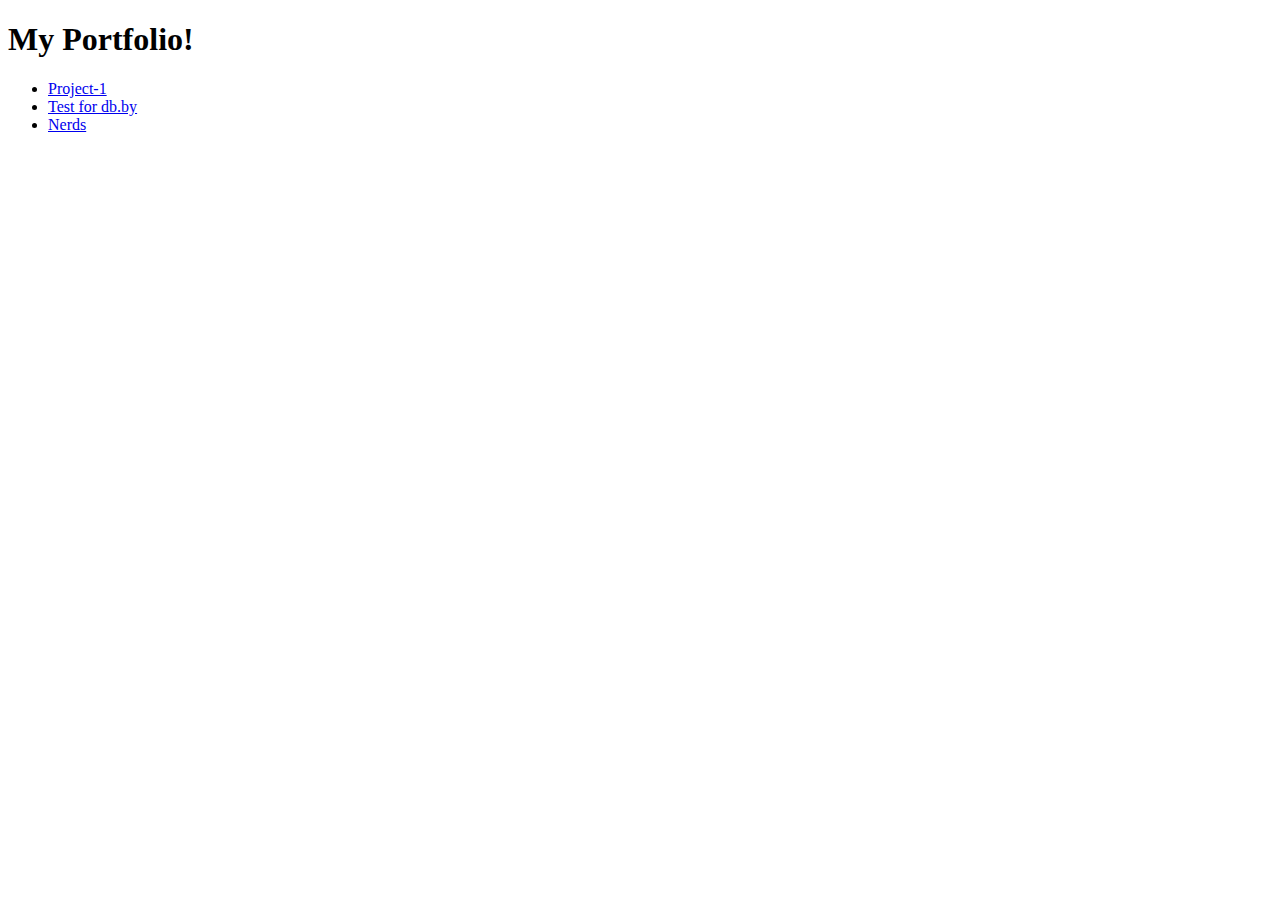
<file: index.html>
<!DOCTYPE html>
<html lang="en">
<head>
	<meta charset="UTF-8">
	<title>igorChechura portfolio</title>
	<!-- Yandex.Metrika counter -->
	<script type="text/javascript" >
		(function (d, w, c) {
			(w[c] = w[c] || []).push(function() {
				try {
					w.yaCounter51266365 = new Ya.Metrika2({
						id:51266365,
						clickmap:true,
						trackLinks:true,
						accurateTrackBounce:true,
						webvisor:true
					});
				} catch(e) { }
			});

			var n = d.getElementsByTagName("script")[0],
				s = d.createElement("script"),
				f = function () { n.parentNode.insertBefore(s, n); };
			s.type = "text/javascript";
			s.async = true;
			s.src = "https://mc.yandex.ru/metrika/tag.js";

			if (w.opera == "[object Opera]") {
				d.addEventListener("DOMContentLoaded", f, false);
			} else { f(); }
		})(document, window, "yandex_metrika_callbacks2");
	</script>
	<noscript><div><img src="https://mc.yandex.ru/watch/51266365" style="position:absolute; left:-9999px;" alt="" /></div></noscript>
	<!-- /Yandex.Metrika counter -->
</head>
<body>
	<h1>My Portfolio!</h1>
	<ul>
		<li><a href="https://igorchechura.github.io/project-1">Project-1</a></li>
		<li><a href="https://igorchechura.github.io/test-db">Test for db.by</a></li>
		<li><a href="https://igorchechura.github.io/nerds">Nerds</a></li>
	</ul>
</body>
</html>
</file>
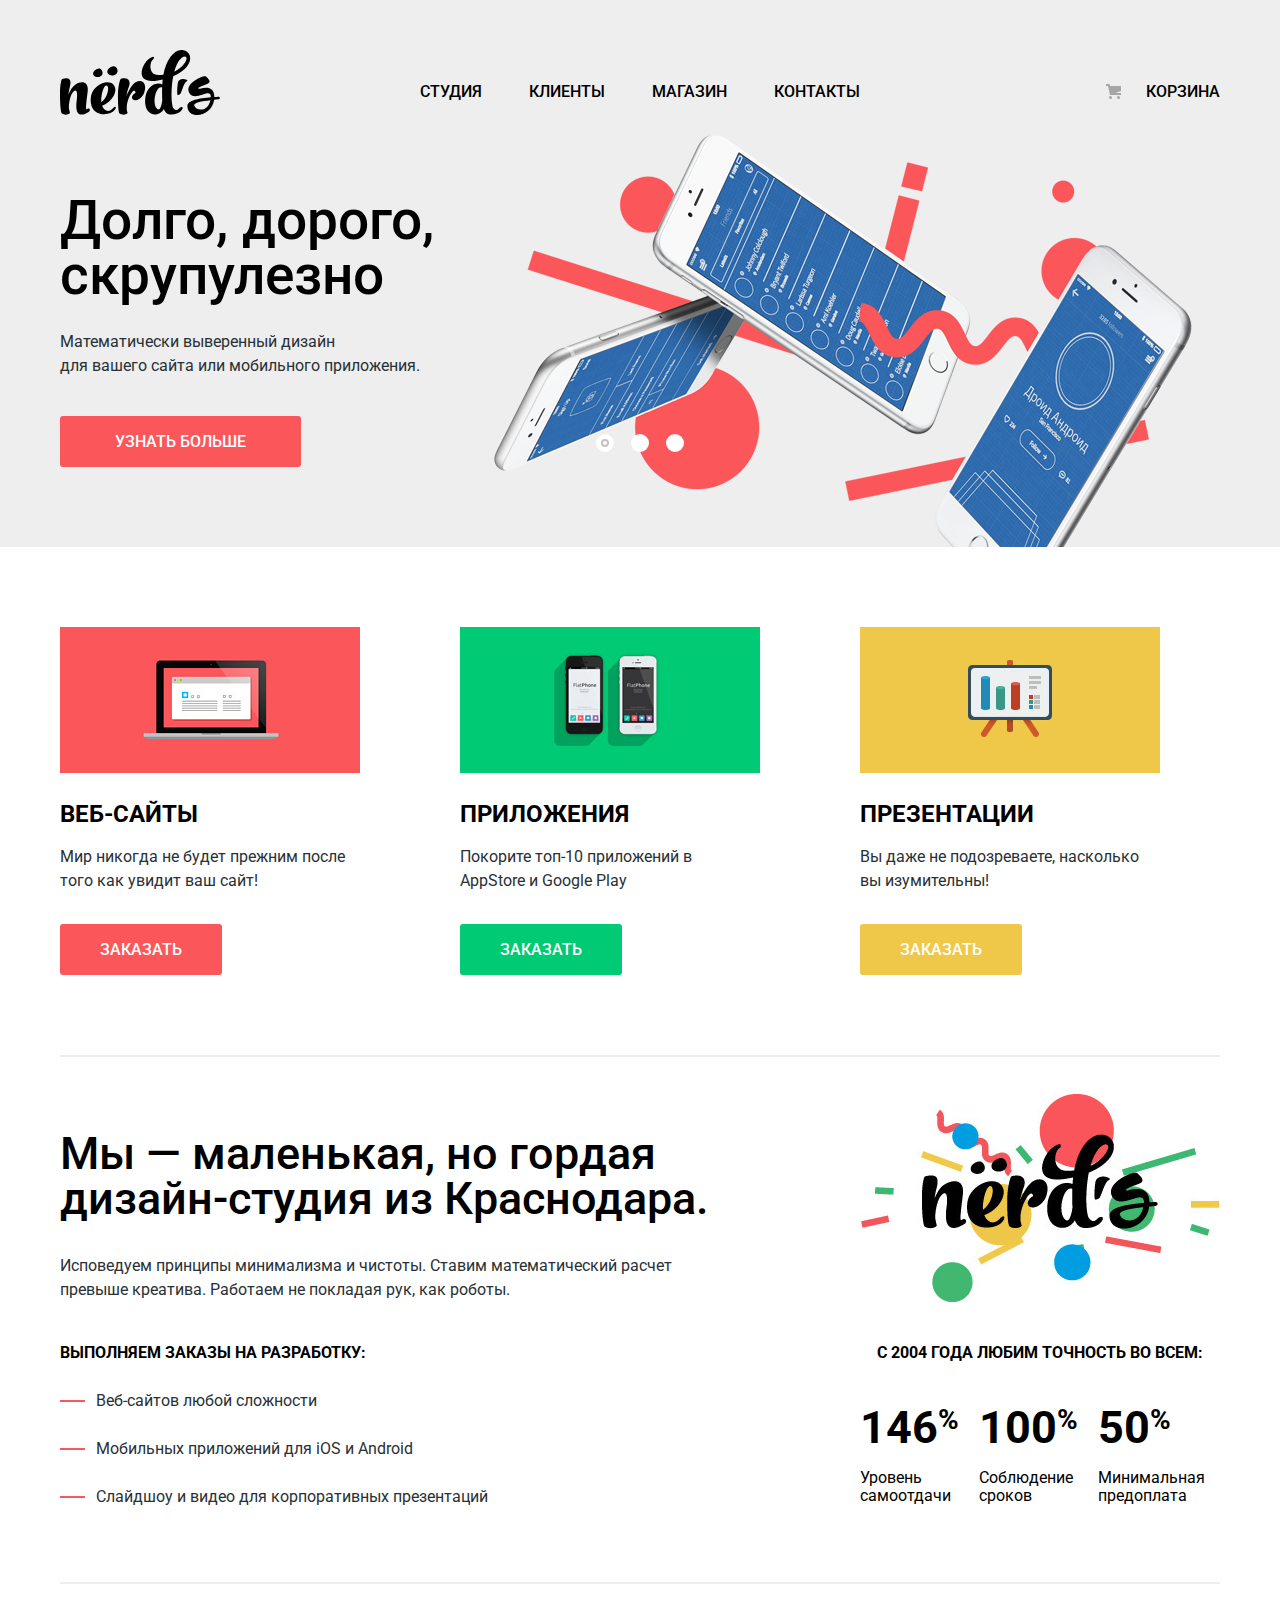
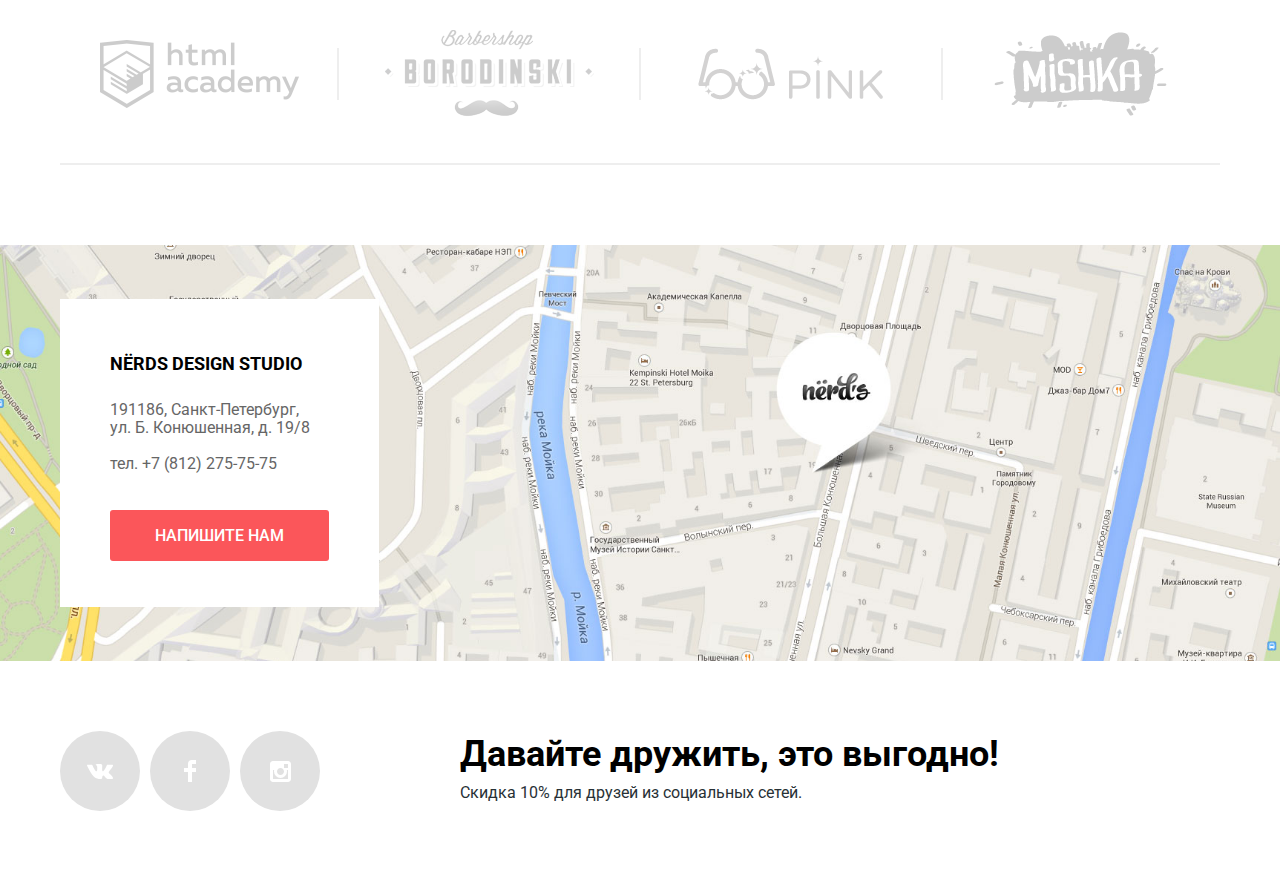
<file: nerds/index.html>
<!DOCTYPE html>
<html lang="ru">
<head>
	<meta charset="UTF-8">
	<title>Дизайн-студия «Нёрдс»</title>
	<link href="https://fonts.googleapis.com/css?family=Roboto:400,500,700&amp;subset=cyrillic" rel="stylesheet">
	<link href="css/normalize.css" rel="stylesheet">
    <link href="css/style.css" rel="stylesheet">
</head>
<body>
	<header class="main-header">
		<nav class="main-navigation">
			<div class="container">				
				<a class="main-header-logo" href="index.html">
					<svg xmlns="http://www.w3.org/2000/svg" width="160" height="65" viewBox="0 0 160 65"><path d="M157.936 49.374c-1.235.161-2.523.271-3.757.377v.056c-2.415 17.364-26.188 20.231-26.779 6.599-.269-6.167 11.593-7.95 23.398-9.088.429-11.09-15.901 5.667-21.608-4.601-5.019-9.025 14.632-17.938 16.728-16.102 6.438 5.636 3.404 6.618-1.379 8.335-9.49 3.41-5.791 4.107-4.511 3.726 7.569-2.253 14.366-1.04 14.312 8.317 1.288-.107 2.522-.163 3.757-.271 2.306-.215 2.467 2.435-.161 2.652zm-7.514.756c-9.124 1.028-17.013 2.436-16.153 5.355 1.716 5.573 13.577 6.818 16.153-5.355zM117.678 44.918c-.682-.037-.703-6.038.112-11.688 1.005-6.951 11.935-3.357 9.093-1.906-2.975 1.52-4.429 8.718-6.266 12.087-.635 1.161-2.605 1.526-2.939 1.507zM42.105 21.002c2.376 4.866-4.937 8.171-8.292 4.521-1.398-1.555-.755-4.56 2.636-6.193 1.697-.836 4.073-1.596 5.656 1.672zM57.062 18.861c2.585 5.297-5.38 8.896-9.031 4.922-1.522-1.695-.823-4.963 2.873-6.742 1.846-.911 4.432-1.736 6.158 1.82zM28.883 61.666c-7.919 5.338-14.219 4.159-12.212-10.848 1.45-10.904-.948-11.521-3.122-9.442-2.845 2.697-4.628 9.723-4.684 16.412a50.98 50.98 0 0 0 1.004 4.776c.334 1.63-4.907 3.315-7.974 1.011C.837 62.79 0 54.865 0 44.131c0-8.824 1.171-14.895 2.23-15.175 8.029-2.191 9.312 1.348 7.583 7.981a47.637 47.637 0 0 0-1.395 7.924c1.673-4.664 4.071-8.485 6.803-10.173 7.416-4.664 13.605-2.473 12.434 6.801-2.007 16.58-2.174 18.827-.39 17.535 2.231-1.574 3.68 1.238 1.618 2.642zM54.982 59.59c-2.175 3.484-7.806 5.171-13.216 4.552-7.75-.843-12.545-7.756-10.705-18.097 2.008-11.185 18.065-18.322 23.196-10.341 3.735 5.789-2.175 16.017-11.597 19.783l-.502.168c1.951 5.171 6.579 7.476 11.039 2.36 2.119-2.36 3.624-1.348 1.785 1.575zm-13.605-7.418c5.855-4.159 7.806-13.32 6.189-15.905-1.728-2.697-5.074 1.517-6.245 11.746-.111 1.461-.111 2.865.056 4.159zM83.091 44.992c-1.597 2.507-3.903 4.384-5.966 5.059-2.398.73-5.185.056-5.185-2.698 0-1.011.892-3.372 3.624-4.721-.168-1.911-1.394-2.417-2.286-1.686-3.345 2.586-7.417 12.25-6.356 19.221.055.168.055.337.055.506.168.617.335 1.237.558 1.854.557 1.574-4.907 3.316-7.973.956-1.059-.788-1.617-6.97-1.617-17.704 0-8.824 1.951-16.636 3.011-16.917 6.412-1.743 10.147 1.292 8.14 7.249-1.171 3.373-2.23 6.801-2.843 10.399 2.453-6.688 6.523-12.872 9.812-14.501 5.856-2.923 10.092.956 8.867 7.813-.056.11-.112.393-.112.449-.056.562-.566 2.302-.39 1.741-.516 1.645-.892 2.277-1.339 2.98z"/><path d="M113.207 26.161a86.988 86.988 0 0 0-1.115 7.531c-1.059 10.06-.612 18.996.613 22.986.726 2.137 3.457 4.946 6.078 2.023 2.843-3.203 5.967-1.349 2.174 2.416-2.34 2.305-6.689 3.878-11.039 3.428-3.123-.393-5.018-2.415-6.134-5.505-.444.898-.947 1.685-1.56 2.302-2.119 2.193-4.685 3.43-7.974 3.092-6.637-.73-10.538-7.923-8.699-18.153 1.952-10.791 11.319-14.725 16.728-11.857.112-1.349.223-2.699.335-4.104.055-.281.055-.562.11-.843a96.962 96.962 0 0 1-4.962.956C73.787 34.423 82.04 14.864 87.894 9.75c6.636-5.733 7.36-1.855 5.297-.562-3.68 2.36-5.297 15.905 5.241 15.905 1.729 0 3.346-.112 4.962-.281C106.685 6.49 116.665-2.391 124.75.532c8.976 3.26 8.029 17.535-11.543 25.629zm-10.928 24.393c-.224-3.542-.224-7.532-.167-11.636 0-.506.056-1.011.056-1.461-3.346-1.518-6.635 3.653-7.473 10.792-.946 8.373 2.788 12.813 4.908 10.791 1.617-1.631 2.453-6.803 2.676-8.486zm24.086-43.165c-1.784-2.642-8.307.562-12.098 14.332 9.535-4.554 13.326-12.422 12.098-14.332z"/></svg>
				</a>
				<ul class="site-navigation">
					<li><a href="#">Студия</a></li>
					<li><a href="#">Клиенты</a></li>
					<li><a href="catalog.html">Магазин</a></li>
					<li><a href="#">Контакты</a></li>
				</ul>
				<ul class="cart-navigation">
					<li><a class="cart-link" href="">Корзина</a></li>
				</ul>
			</div>
		</nav>
	</header>

	<main>
		<h1 class="visually-hidden">Дизайн-студия «Нёрдс»</h1>

		<section class="features">
			<div class="features-slider container">
				<h2 class="visually-hidden">Преимущества</h2>
				<ul class="features-list">
					<li class="features-item features-item-1">
						<h3>
							Долго, дорого,
							<br>скрупулезно
						</h3>
						<p>
							Математически выверенный дизайн
							<br>для вашего сайта или мобильного приложения.
						</p>
						<a class="button" href="#">Узнать больше</a>
					</li>
					<li class="features-item features-item-2 visually-hidden">
						<h3>
							Любим математику
							<br>как никто другой
						</h3>
						<p>
							Никакого креатива, только математические формулы
							<br>для расчета идеальных пропорций.
						</p>
						<a class="button" href="#">Узнать больше</a>
					</li>
					<li class="features-item features-item-3 visually-hidden">
						<h3>
							Только ночь,
							<br>только хардкор
						</h3>
						<p>
							Работать днём, как все? Мы протим этого.
							<br>Ближе к полуночи работа только начинается.
						</p>
						<a class="button" href="#">Узнать больше</a>
					</li>
				</ul>
				<div class="features-slider-nav">
					<button class="features-slider-button active" type="button"></button>
					<button class="features-slider-button" type="button"></button>
					<button class="features-slider-button" type="button"></button>
				</div>
			</div>
		</section>

		<section class="services container">
			<div class="services-inner-container">
				<h2 class="visually-hidden">Услуги</h2>
				<ul class="services-list">
					<li class="services-item">
						<div class="services-item-image">
							<img src="img/service-1.jpg" width="300" height="146" alt="Веб-сайты">
						</div>
						<h3>Веб-сайты</h3>
						<p>Мир никогда не будет прежним после того как увидит ваш сайт!</p>
						<a class="button" href="#">Заказать</a>
					</li>
					<li class="services-item">
						<div class="services-item-image">
							<img src="img/service-2.jpg" width="300" height="146" alt="Приложения">
						</div>
						<h3>Приложения</h3>
						<p>Покорите топ-10 приложений в AppStore и Google Play</p>
						<a class="button" href="#">Заказать</a>
					</li>
					<li class="services-item">
						<div class="services-item-image">
							<img src="img/service-3.jpg" width="300" height="146" alt="Презентации">
						</div>
						<h3>Презентации</h3>
						<p>Вы даже не подозреваете, насколько вы изумительны!</p>
						<a class="button" href="#">Заказать</a>
					</li>
				</ul>
			</div>
		</section>

		<section class="about container">
			<h2 class="visually-hidden">Краткое описание дизайн-студии «Нёрдс»</h2>
			<div class="about-inner-container">	
				<div class="about-heading">
					<p class="about-slogan"><strong>Мы — маленькая, но гордая дизайн-студия из Краснодара.</strong></p>
					<p>Исповедуем принципы минимализма и чистоты. Ставим математический расчет превыше креатива. Работаем не покладая рук, как роботы.</p>
				</div>				
				<div class="about-columns">
					<div class="about-services">
						<h3>Выполняем заказы на разработку:</h3>
						<ul class="about-services-list">
							<li>Веб-сайтов любой сложности</li>
							<li>Мобильных приложений для iOS и Android</li>
							<li>Слайдшоу и видео для корпоративных презентаций</li>
						</ul>
					</div>
					<div class="about-accuracy">
						<h3>С 2004 года любим точность во всем:</h3>
						<ul class="about-accuracy-list">
							<li>
								<span class="about-accuracy-percent">146<sup>%</sup></span>
								Уровень самоотдачи
							</li>
							<li>
								<span class="about-accuracy-percent">100<sup>%</sup></span>
								Соблюдение сроков
							</li>
							<li>
								<span class="about-accuracy-percent">50<sup>%</sup></span>
								Минимальная предоплата
							</li>
						</ul>
					</div>	
				</div>					
			</div>	
		</section>

		<section class="partners container">
			<h2 class="visually-hidden">Наши партнёры</h2>
			<ul class="partners-list">
				<li class="partners-item">
					<a href="#"><span class="visually-hidden">HTML Academy</span></a>
				</li>
				<li class="partners-item">
					<a href="#"><span class="visually-hidden">Barbershop &#34;Borodinsky&#34;</span></a>
				</li>
				<li class="partners-item">
					<a href="#"><span class="visually-hidden">Pink</span></a>
				</li>
				<li class="partners-item">
					<a href=""><span class="visually-hidden">Mishka</span></a>
				</li>
			</ul>
		</section>

		<section class="contacts">
			<iframe class="contacts-map" src="https://www.google.com/maps/embed?pb=!1m18!1m12!1m3!1d1998.6037872533277!2d30.320858716096975!3d59.93871648187614!2m3!1f0!2f0!3f0!3m2!1i1024!2i768!4f13.1!3m3!1m2!1s0x4696310fca145cc1%3A0x42b32648d8238007!2z0JHQvtC70YzRiNCw0Y8g0JrQvtC90Y7RiNC10L3QvdCw0Y8g0YPQuy4sIDE5LzgsINCh0LDQvdC60YIt0J_QtdGC0LXRgNCx0YPRgNCzLCDQoNC-0YHRgdC40Y8sIDE5MTE4Ng!5e0!3m2!1sru!2sby!4v1540300341369" frameborder="0" style="border:0" allowfullscreen></iframe>
			<div class="container">
				<div class="contacts-wrapper">
					<h2 class="visually-hidden">Контактная информация</h2>
					<img class="visually-hidden" src="img/map.jpg" alt="Офис компании по адресу ул. Большая Конюшенная 19/8, Санкт-Петербург">
					<h3>Nёrds Design Studio</h3>
					<p>
						191186, Санкт-Петербург,<br>
						ул. Б. Конюшенная, д. 19/8
					</p>
					<p>тел. +7 (812) 275-75-75</p>
					<a class="button contact-us-link" href="#">Напишите нам</a>
				</div>
				
			</div>
		</section>		
	</main>
	
	<footer class="main-footer container">
        <ul class="social-list">
            <li class="social-item">
                <a class="button social-button" href="">
                    <span class="visually-hidden">Вконтакте</span>
                    <svg xmlns="http://www.w3.org/2000/svg" width="26" height="15" viewBox="0 0 26 15"><path fill="#FFF" d="M16.138 11.51c.956-.309 2.18 2.04 3.483 2.939.978.681 1.727.534 1.727.534l3.473-.05s1.815-.112.957-1.554c-.071-.12-.503-1.069-2.585-3.022-2.177-2.043-1.882-1.712.739-5.244 1.597-2.153 2.236-3.468 2.036-4.028-.192-.539-1.365-.399-1.365-.399L20.69.713c-.381.001-.704.119-.851.515-.003.004-.621 1.666-1.445 3.079-1.741 2.989-2.436 3.148-2.724 2.961-.661-.433-.494-1.737-.494-2.664 0-2.897.432-4.105-.846-4.417-.427-.104-.739-.172-1.828-.182-1.392-.021-2.574 0-3.244.329-.445.223-.786.712-.579.74.26.035.843.16 1.155.586.401.552.389 1.789.389 1.789s.229 3.411-.54 3.834c-.528.29-1.25-.302-2.803-3.016-.793-1.388-1.392-2.922-1.392-2.922s-.116-.285-.326-.441c-.25-.185-.6-.244-.6-.244L.848.684S.29.7.085.946c-.182.218-.015.668-.015.668s2.909 6.881 6.203 10.347c3.02 3.182 6.452 2.971 6.452 2.971h1.555s.469-.054.709-.312c.224-.24.214-.691.214-.691s-.031-2.109.935-2.419z"/></svg>
                </a>
            </li>
            <li class="social-item">
                <a class="button social-button" href="">
                    <span class="visually-hidden">Фейсбук</span>
                    <svg xmlns="http://www.w3.org/2000/svg" width="12" height="22" viewBox="0 0 12 22"><path fill="#FFF" d="M12 4V0H8a4 4 0 0 0-4 4v4H0v4h4v10h4V12h4V8H8V4h4z"/></svg>
                </a>
            </li>
            <li class="social-item">
                <a class="button social-button" href="">
                    <span class="visually-hidden">Инстаграм</span>
                    <svg xmlns="http://www.w3.org/2000/svg" width="21" height="21" viewBox="0 0 21 21"><path fill="#FFF" d="M18 0H3C1.35 0 0 1.35 0 3v15c0 1.65 1.35 3 3 3h15c1.65 0 3-1.35 3-3V3c0-1.65-1.35-3-3-3zm-7.5 7c1.93 0 3.5 1.57 3.5 3.5S12.43 14 10.5 14 7 12.43 7 10.5 8.57 7 10.5 7zM18 18H3V9h1.181A6.504 6.504 0 0 0 4 10.5a6.5 6.5 0 1 0 13 0 6.45 6.45 0 0 0-.181-1.5H18v9zm0-11h-4V3h4v4z"/></svg>
                </a>
            </li>
        </ul>
        <p class="social-discount">
            <span>Давайте дружить, это выгодно!</span>
            Скидка 10% для друзей из социальных сетей.
        </p>
    </footer>

	<section class="modal modal-contact">
		<h2 class="visually-hidden">Форма обратной связи</h2>
		<p class="modal-description">Напишите нам</p>
		<form class="contact-form" action="https://echo.htmlacademy.ru" method="POST">
			<div class="form-columns">
				<div class="form-columns-item">
					<label for="contact-name">Ваше имя:</label>
					<input id="contact-name" type="text" name="name" placeholder="Имя Фамилия">
				</div>				
				<div  class="form-columns-item">
					<label for="contact-email">Ваш e-mail:</label>
					<input id="contact-email" type="text" name="email" placeholder="email@example.com">
				</div>
			</div>			
			<label for="contact-text">Текст письма:</label>
			<textarea id="contact-text" name="text" placeholder="В свободной форме"></textarea>
			<button class="button" type="submit">Отправить</button>
		</form>
		<button class="modal-close" type="button">Закрыть</button>
	</section>	
	<div class="modal-overlay"></div>

	<script src="js/main.js"></script>
</body>
</html>
</file>
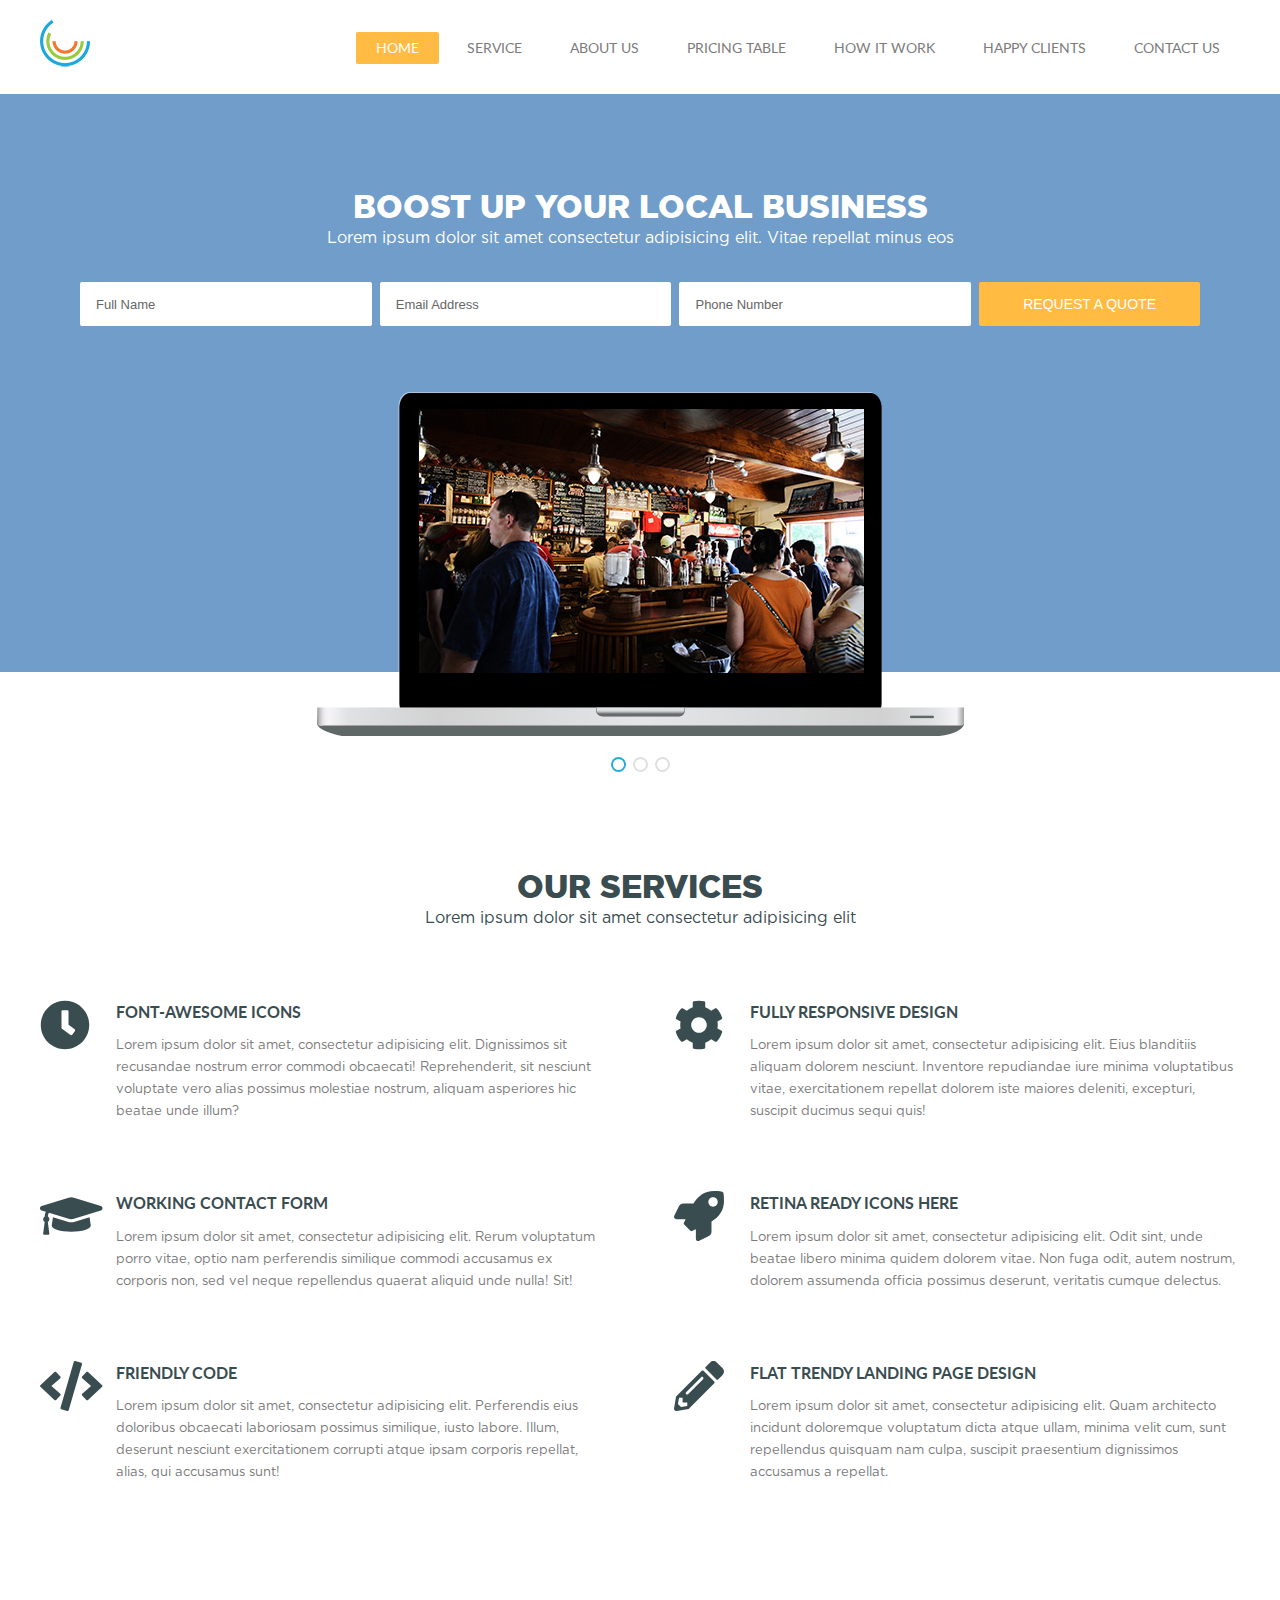
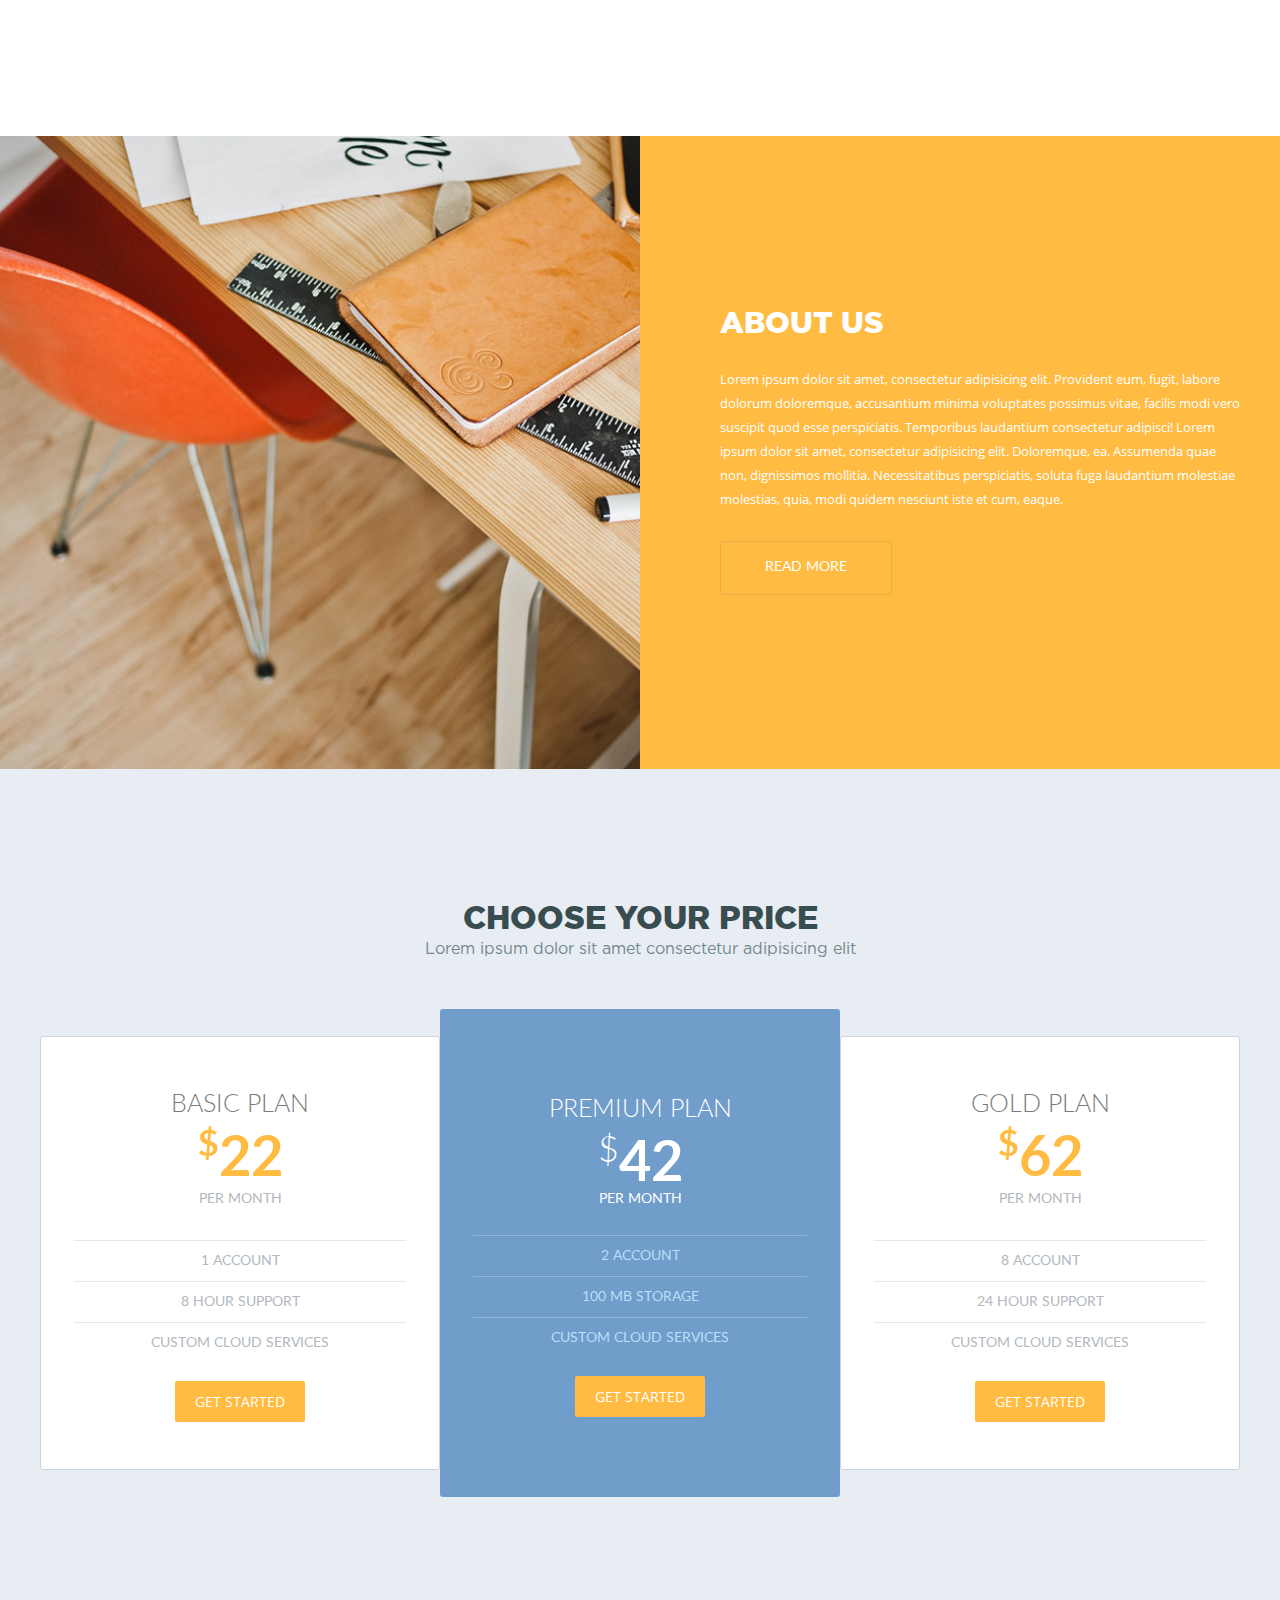
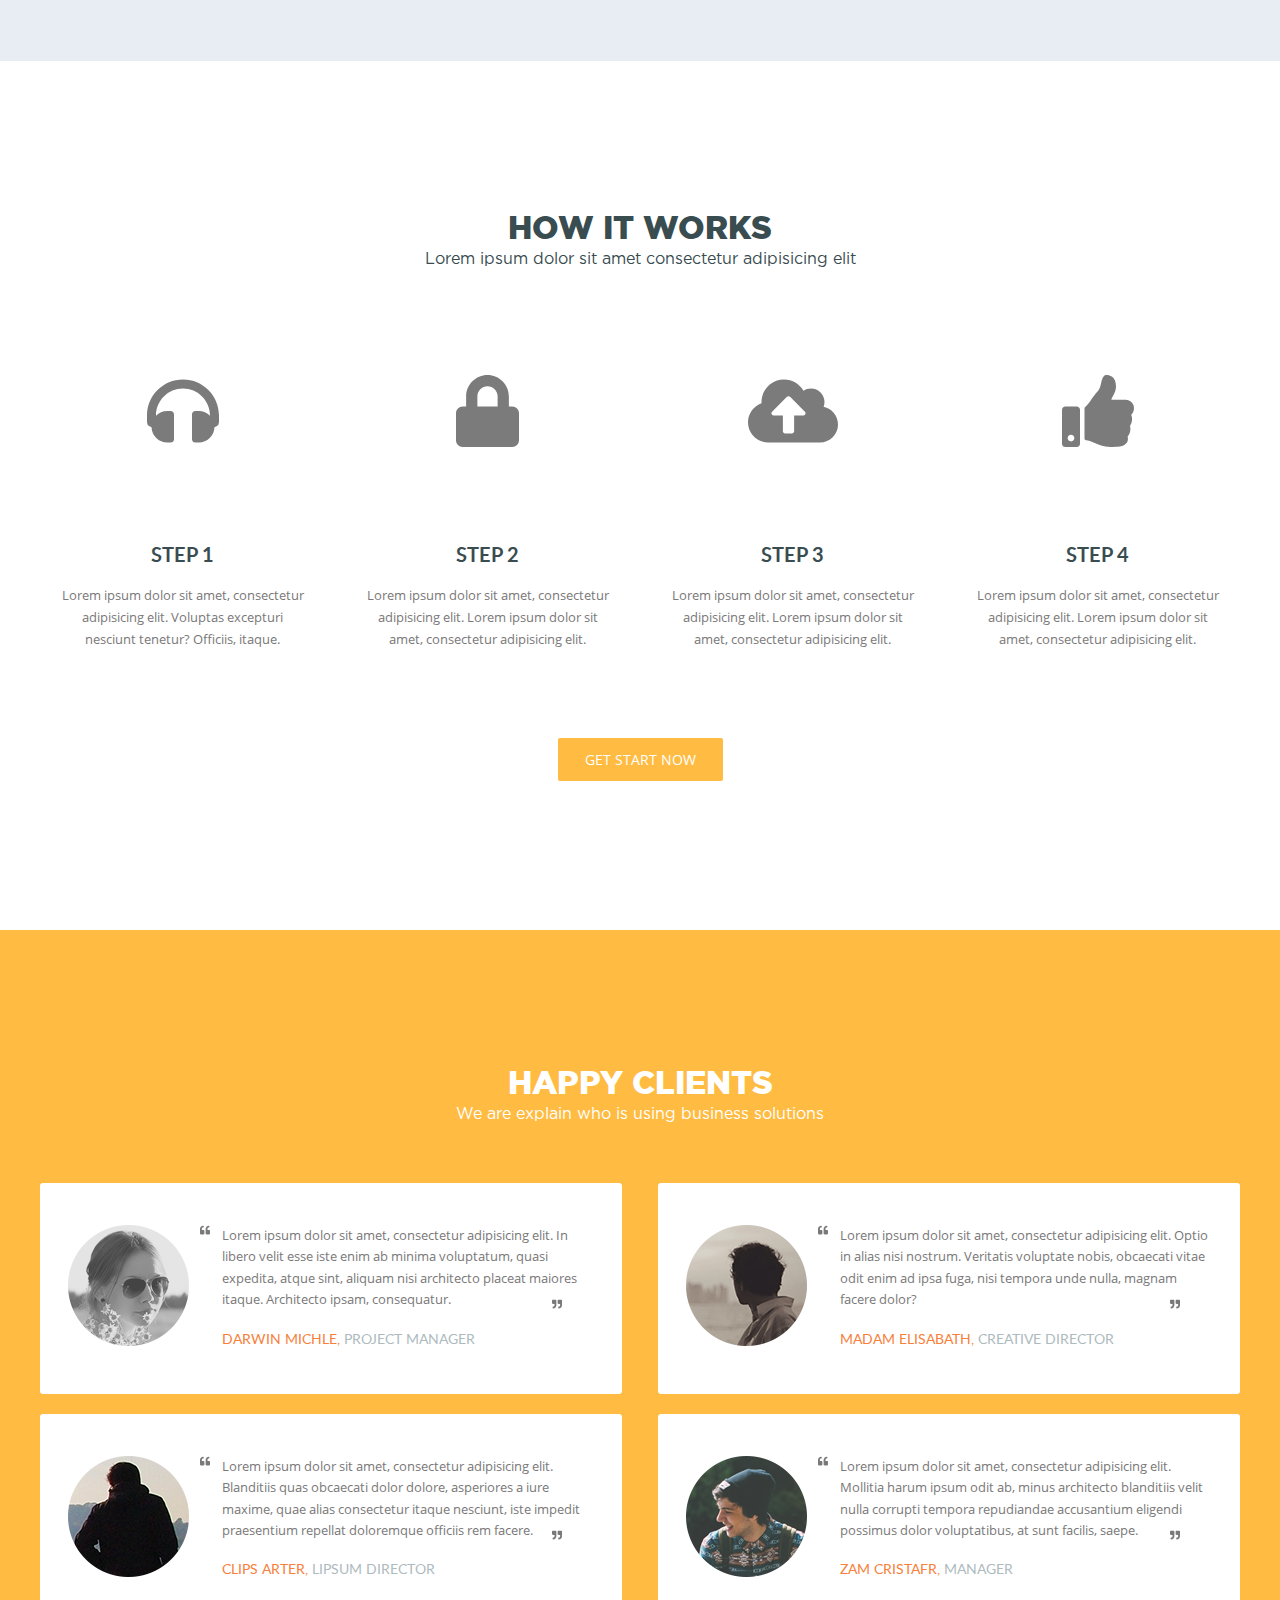
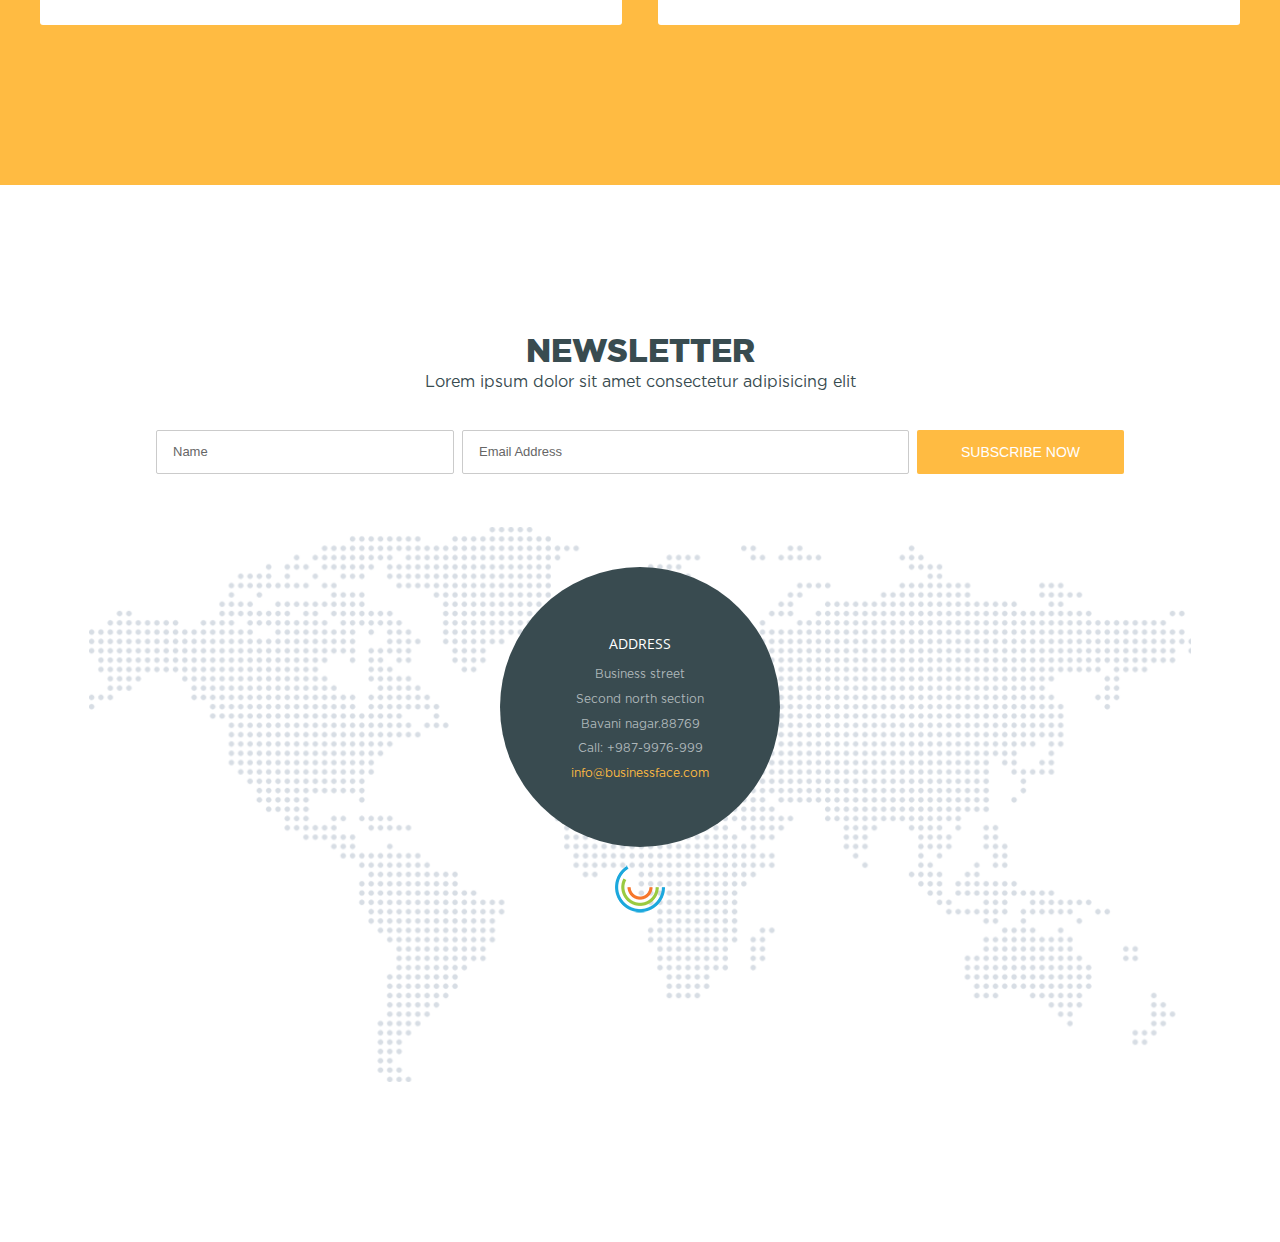
<file: project-1/index.html>
<!DOCTYPE html>
<html lang="ru">

<head>

	<meta charset="utf-8">
	<!-- <base href="/"> -->

	<title>Project-1</title>
	<meta name="description" content="">

	<meta http-equiv="X-UA-Compatible" content="IE=edge">
	<meta name="viewport" content="width=device-width, initial-scale=1, maximum-scale=1">
	
	<!-- Template Basic Images Start -->
	<meta property="og:image" content="path/to/image.jpg">
	<link rel="icon" href="img/favicon/favicon.ico">
	<link rel="apple-touch-icon" sizes="180x180" href="img/favicon/apple-touch-icon-180x180.png">
	<!-- Template Basic Images End -->
	
	<!-- Custom Browsers Color Start -->
	<meta name="theme-color" content="#000">
	<!-- Custom Browsers Color End -->

	<link rel="stylesheet" href="css/main.min.css">

	<!-- Yandex.Metrika counter -->
	<script type="text/javascript" >
		(function (d, w, c) {
			(w[c] = w[c] || []).push(function() {
				try {
					w.yaCounter51266365 = new Ya.Metrika2({
						id:51266365,
						clickmap:true,
						trackLinks:true,
						accurateTrackBounce:true,
						webvisor:true
					});
				} catch(e) { }
			});

			var n = d.getElementsByTagName("script")[0],
				s = d.createElement("script"),
				f = function () { n.parentNode.insertBefore(s, n); };
			s.type = "text/javascript";
			s.async = true;
			s.src = "https://mc.yandex.ru/metrika/tag.js";

			if (w.opera == "[object Opera]") {
				d.addEventListener("DOMContentLoaded", f, false);
			} else { f(); }
		})(document, window, "yandex_metrika_callbacks2");
	</script>
	<noscript><div><img src="https://mc.yandex.ru/watch/51266365" style="position:absolute; left:-9999px;" alt="" /></div></noscript>
	<!-- /Yandex.Metrika counter -->
</head>

<body>

	<header class="header">
		<div class="wrapper grid">
			<div class="header-logo">
				<a href="#"><img src="img/header-logo.png" alt="Logo"></a>
			</div>
			<ul class="main-menu grid">
				<li class="active"><a href="#">Home</a></li>
				<li><a href="#">Service</a></li>
				<li><a href="#">About Us</a></li>
				<li><a href="#">Pricing Table</a></li>
				<li><a href="#">How It Work</a></li>
				<li><a href="#">Happy Clients</a></li>
				<li><a href="#">Contact Us</a></li>
			</ul>
		</div>		
	</header>

	<section class="banner">
		<div class="wrapper">
			<h2>Boost Up Your Local Business</h2>
			<p>Lorem ipsum dolor sit amet consectetur adipisicing elit. Vitae repellat minus eos</p>
			<form class="request-form grid">
				<input type="text" name="name" placeholder="Full Name">
				<input type="text" name="email" placeholder="Email Address">
				<input type="text" name="phone" placeholder="Phone Number">
				<button class="button">Request A Quote</button>
			</form>
			<div class="laptop">
				<div class="laptop-inner"></div>
				<div class="owl-carousel">
					<img src="img/laptop-image-1.jpg" alt="">
					<img src="img/laptop-image-2.jpg" alt="">
					<img src="img/laptop-image-3.jpg" alt="">
				</div>
			</div>		
		</div>
	</section>
	
	<section class="services">
		<div class="wrapper">
			<h2>Our Services</h2>
			<p>Lorem ipsum dolor sit amet consectetur adipisicing elit</p>
			<div class="services-content grid">				
				<div class="services-item">
					<a href="#">
						<i class="fas fa-clock"></i>
						<h3>Font-Awesome Icons</h3>
					</a>					
					<p>Lorem ipsum dolor sit amet, consectetur adipisicing elit. Dignissimos sit recusandae nostrum error commodi obcaecati! Reprehenderit, sit nesciunt voluptate vero alias possimus molestiae nostrum, aliquam asperiores hic beatae unde illum?</p>
				</div>
				<div class="services-item">
					<a href="#">
						<i class="fas fa-cog"></i>
						<h3>Fully Responsive Design</h3>
					</a>
					
					<p>Lorem ipsum dolor sit amet, consectetur adipisicing elit. Eius blanditiis aliquam dolorem nesciunt. Inventore repudiandae iure minima voluptatibus vitae, exercitationem repellat dolorem iste maiores deleniti, excepturi, suscipit ducimus sequi quis!</p>
				</div>
				<div class="services-item">
					<a href="#">
						<i class="fas fa-graduation-cap"></i>
						<h3>Working Contact Form</h3>
					</a>					
					<p>Lorem ipsum dolor sit amet, consectetur adipisicing elit. Rerum voluptatum porro vitae, optio nam perferendis similique commodi accusamus ex corporis non, sed vel neque repellendus quaerat aliquid unde nulla! Sit!</p>
				</div>
				<div class="services-item">
					<a href="#">
						<i class="fas fa-rocket"></i>
						<h3>Retina Ready Icons Here</h3>
					</a>					
					<p>Lorem ipsum dolor sit amet, consectetur adipisicing elit. Odit sint, unde beatae libero minima quidem dolorem vitae. Non fuga odit, autem nostrum, dolorem assumenda officia possimus deserunt, veritatis cumque delectus.</p>
				</div>
				<div class="services-item">
					<a href="#">
						<i class="fas fa-code"></i>
						<h3>Friendly Code</h3>
					</a>					
					<p>Lorem ipsum dolor sit amet, consectetur adipisicing elit. Perferendis eius doloribus obcaecati laboriosam possimus similique, iusto labore. Illum, deserunt nesciunt exercitationem corrupti atque ipsam corporis repellat, alias, qui accusamus sunt!</p>
				</div>
				<div class="services-item">
					<a href="#">
						<i class="fas fa-pencil-alt"></i>
						<h3>Flat Trendy Landing Page Design</h3>
					</a>					
					<p>Lorem ipsum dolor sit amet, consectetur adipisicing elit. Quam architecto incidunt doloremque voluptatum dicta atque ullam, minima velit cum, sunt repellendus quisquam nam culpa, suscipit praesentium dignissimos accusamus a repellat.</p>
				</div>				
			</div>
		</div>
	</section>
	
	<section class="about grid">
		<div class="about-left" style="background-image: url(img/about-bg.jpg);"></div>
		<div class="about-right grid">
			<div class="about-content">
				<h2>About Us</h2>
				<p>Lorem ipsum dolor sit amet, consectetur adipisicing elit. Provident eum, fugit, labore dolorum doloremque, accusantium minima voluptates possimus vitae, facilis modi vero suscipit quod esse perspiciatis. Temporibus laudantium consectetur adipisci! Lorem ipsum dolor sit amet, consectetur adipisicing elit. Doloremque, ea. Assumenda quae non, dignissimos mollitia. Necessitatibus perspiciatis, soluta fuga laudantium molestiae molestias, quia, modi quidem nesciunt iste et cum, eaque.</p>
				<a href="#" class="button">Read More</a>
			</div>
		</div>
	</section>
	
	<section class="price">
		<div class="wrapper">
			<h2>Choose Your Price</h2>
			<p class="header-p">Lorem ipsum dolor sit amet consectetur adipisicing elit</p>
			<div class="price-content grid">
				<div class="item">
					<h3>Basic Plan</h3>
					<p class="dollars"><sup>$</sup>22</p>
					<p class="per-month">Per Month</p>
					<p>1 Account</p>
					<p>8 Hour Support</p>
					<p>Custom Cloud Services</p>
					<a href="#" class="button">Get Started</a>
				</div>
				<div class="item item-premium">
					<h3>Premium Plan</h3>
					<p class="dollars"><sup>$</sup>42</p>
					<p class="per-month">Per Month</p>
					<p>2 Account</p>
					<p>100 MB Storage</p>
					<p>Custom Cloud Services</p>
					<a href="#" class="button">Get Started</a>
				</div>
				<div class="item">
					<h3>Gold Plan</h3>
					<p class="dollars"><sup>$</sup>62</p>
					<p class="per-month">Per Month</p>
					<p>8 Account</p>
					<p>24 Hour Support</p>
					<p>Custom Cloud Services</p>
					<a href="#" class="button">Get Started</a>
				</div>
				
			</div>
		</div>
	</section>
	
	<section class="work">	
		<div class="wrapper">		
			<h2>How It Works</h2>
			<p class="header-p">Lorem ipsum dolor sit amet consectetur adipisicing elit</p>
			<div class="work-content grid">
				<div class="item">
					<i class="fas fa-headphones"></i>
					<h3>Step 1</h3>
					<p>Lorem ipsum dolor sit amet, consectetur adipisicing elit. Voluptas excepturi nesciunt tenetur? Officiis, itaque.</p>
				</div>
				<div class="item">
					<i class="fas fa-lock"></i>
					<h3>Step 2</h3>
					<p>Lorem ipsum dolor sit amet, consectetur adipisicing elit. Lorem ipsum dolor sit amet, consectetur adipisicing elit.</p>
				</div>
				<div class="item">
					<i class="fas fa-cloud-upload-alt"></i>
					<h3>Step 3</h3>
					<p>Lorem ipsum dolor sit amet, consectetur adipisicing elit. Lorem ipsum dolor sit amet, consectetur adipisicing elit.</p>
				</div>
				<div class="item">
					<i class="fas fa-thumbs-up"></i>
					<h3>Step 4</h3>
					<p>Lorem ipsum dolor sit amet, consectetur adipisicing elit. Lorem ipsum dolor sit amet, consectetur adipisicing elit.</p>
				</div>				
			</div>	
			<div class="work-button grid">
				<a href="#" class="button">Get Start Now</a>
			</div>			
		</div>		
	</section>
	
	<section class="clients">		
		<div class="wrapper">
			<h2>Happy Clients</h2>
			<p>We are explain who is using business solutions</p>
			<div class="clients-content grid">
				<div class="item">
					<img src="img/review-1.png" alt="">
					<i class="fas fa-quote-left"></i>
					<p>Lorem ipsum dolor sit amet, consectetur adipisicing elit. In libero velit esse iste enim ab minima voluptatum, quasi expedita, atque sint, aliquam nisi architecto placeat maiores itaque. Architecto ipsam, consequatur.</p>
					<i class="fas fa-quote-right"></i>
					<p class="author"><span>Darwin Michle,</span> Project Manager</p>
				</div>
				<div class="item">
					<img src="img/review-2.png" alt="">
					<i class="fas fa-quote-left"></i>
					<p>Lorem ipsum dolor sit amet, consectetur adipisicing elit. Optio in alias nisi nostrum. Veritatis voluptate nobis, obcaecati vitae odit enim ad ipsa fuga, nisi tempora unde nulla, magnam facere dolor?</p>
					<i class="fas fa-quote-right"></i>
					<p class="author"><span>Madam Elisabath,</span> Creative Director</p>
				</div>
				<div class="item">
					<img src="img/review-3.png" alt="">
					<i class="fas fa-quote-left"></i>
					<p>Lorem ipsum dolor sit amet, consectetur adipisicing elit. Blanditiis quas obcaecati dolor dolore, asperiores a iure maxime, quae alias consectetur itaque nesciunt, iste impedit praesentium repellat doloremque officiis rem facere.</p>
					<i class="fas fa-quote-right"></i>
					<p class="author"><span>Clips Arter,</span> Lipsum Director</p>
				</div>
				<div class="item">
					<img src="img/review-4.png" alt="">
					<i class="fas fa-quote-left"></i>
					<p>Lorem ipsum dolor sit amet, consectetur adipisicing elit. Mollitia harum ipsum odit ab, minus architecto blanditiis velit nulla corrupti tempora repudiandae accusantium eligendi possimus dolor voluptatibus, at sunt facilis, saepe.</p>
					<i class="fas fa-quote-right"></i>
					<p class="author"><span>Zam Cristafr,</span> Manager</p>
				</div>
			</div>
		</div>		
	</section>
	
	<section class="newsletter">
		<div class="wrapper">
			<h2>Newsletter</h2>
			<p>Lorem ipsum dolor sit amet consectetur adipisicing elit</p>
			<form class="subscribe-form grid">
				<input type="text" name="name" placeholder="Name">
				<input type="text" name="email" placeholder="Email Address">
				<button class="button">Subscribe Now</button>
			</form>
			<div class="content">
				<div class="contacts">
					<h3>Address</h3>
					<p>Business street</p>
					<p>Second north section</p>
					<p>Bavani nagar.88769</p>
					<p>Call: +987-9976-999</p>
					<p><a href="mailto:info@businessface.com">info@businessface.com</a></p>
				</div>
				<div class="newsletter-logo"><img src="img/header-logo.png" alt=""></div>
			</div>
		</div>
	</section>

	<footer>

	</footer>

	

	<!-- Scripts -->

	<script src="js/scripts.min.js"></script>

</body>
</html>
</file>
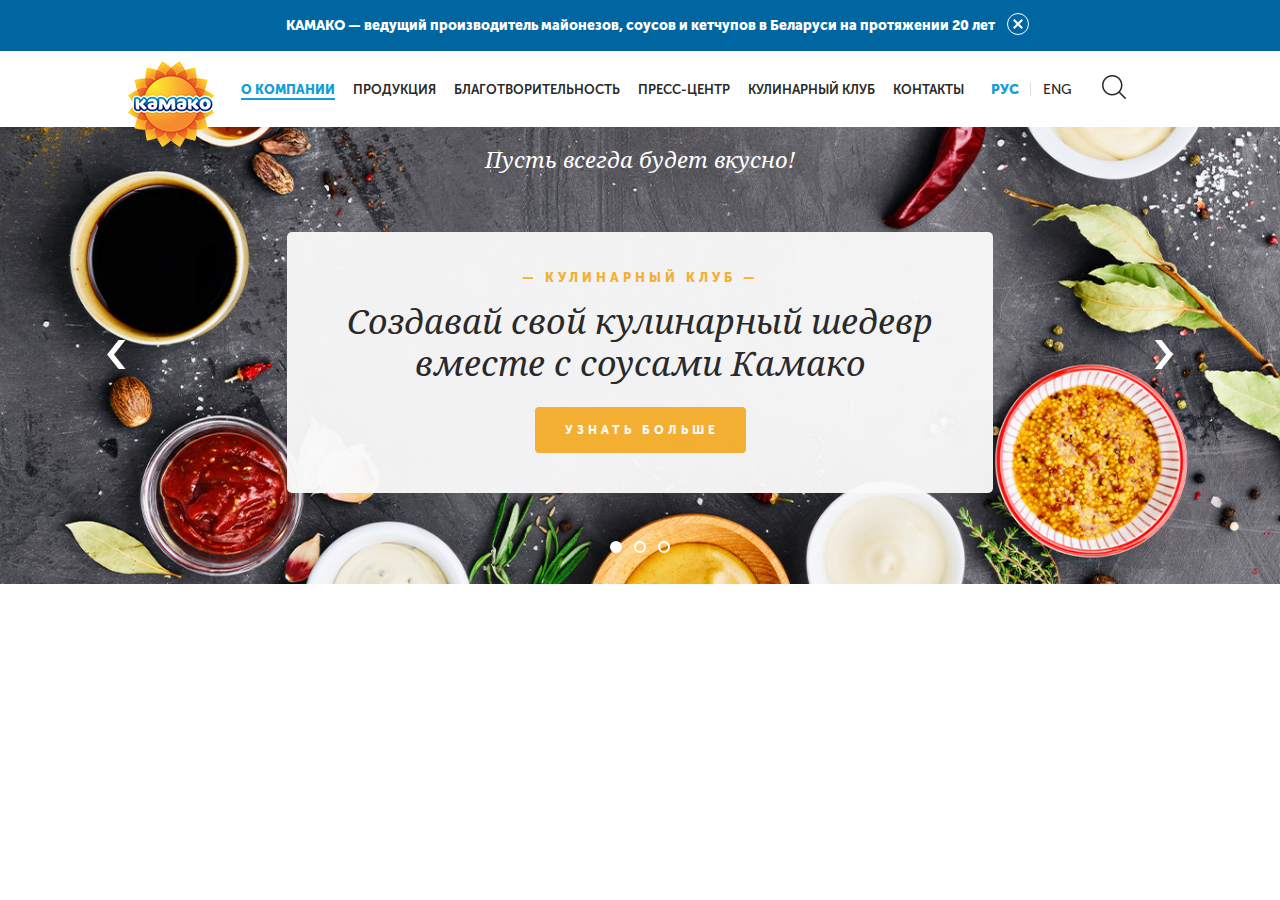
<file: test-db/index.html>
<!DOCTYPE html>
<html lang="ru">

<head>

	<meta charset="utf-8">

	<title>Test for db.by</title>
	<meta name="description" content="">

	<meta name="viewport" content="width=device-width, initial-scale=1, maximum-scale=1">
	<link rel="shortcut icon" href="img/favicon.ico" type="image/x-icon">
	<style>body { opacity: 0; overflow-x: hidden; } html { background-color: #fff; }</style>
	
	<!-- Yandex.Metrika counter -->
	<script type="text/javascript" >
		(function (d, w, c) {
			(w[c] = w[c] || []).push(function() {
				try {
					w.yaCounter51266365 = new Ya.Metrika2({
						id:51266365,
						clickmap:true,
						trackLinks:true,
						accurateTrackBounce:true,
						webvisor:true
					});
				} catch(e) { }
			});

			var n = d.getElementsByTagName("script")[0],
				s = d.createElement("script"),
				f = function () { n.parentNode.insertBefore(s, n); };
			s.type = "text/javascript";
			s.async = true;
			s.src = "https://mc.yandex.ru/metrika/tag.js";

			if (w.opera == "[object Opera]") {
				d.addEventListener("DOMContentLoaded", f, false);
			} else { f(); }
		})(document, window, "yandex_metrika_callbacks2");
	</script>
	<noscript><div><img src="https://mc.yandex.ru/watch/51266365" style="position:absolute; left:-9999px;" alt="" /></div></noscript>
	<!-- /Yandex.Metrika counter -->

</head>

<body>

	<div class="top-banner">
		<p>КАМАКО — ведущий производитель майонезов, соусов и кетчупов в Беларуси на протяжении 20 лет<span class="close"></span></p>
	</div>
		
	<header>
		<div class="wrapper clearfix">
			<div class="logo">
				<a href="#"><img src="img/logo.png" alt="Логотип КАМАКО"></a>
			</div>
			<button class="menu-button hamburger hamburger--slider">
				<span class="text-box">Меню</span>
				<span class="hamburger-box">
					<span class="hamburger-inner"></span>
				</span>
			</button>
			<nav class="menu">
				<ul>
					<li class="active"><a href="#">О компании</a></li>
					<li><a href="#">Продукция</a></li>
					<li><a href="#">Благотворительность</a></li>
					<li><a href="#">Пресс-центр</a></li>
					<li><a href="#">Кулинарный клуб</a></li>
					<li><a href="#">Контакты</a></li>
				</ul>
			</nav>
			<div class="lang-panel">
				<ul>
					<li class="active"><a href="#">Рус</a></li>
					<li><a href="#">Eng</a></li>
				</ul>
			</div>
			<div class="search">			
			</div>			
			<div class="search-panel">
				<input type="text" placeholder="Введите запрос">
				<button>Искать</button>
			</div>			
		</div>		
	</header>
	
	<section class="slider">
		<h1>Пусть всегда будет вкусно!</h1>
		<div class="owl-carousel">
			<div class="slider-item">
				<h2>— Кулинарный клуб —</h2>
				<p>Создавай свой кулинарный шедевр<br> вместе с соусами Камако</p>
				<button>Узнать больше</button>
			</div>
			<div class="slider-item">
				<h2>— Кулинарный клуб —</h2>
				<p>Создавай свой кулинарный шедевр<br> вместе с соусами Камако</p>
				<button>Узнать больше</button>
			</div>
			<div class="slider-item">
				<h2>— Кулинарный клуб —</h2>
				<p>Создавай свой кулинарный шедевр<br> вместе с соусами Камако</p>
				<button>Узнать больше</button>
			</div>
		</div>
	</section>
	
	<link rel="stylesheet" href="css/main.min.css">
	<script src="js/scripts.min.js"></script>

</body>
</html>
</file>
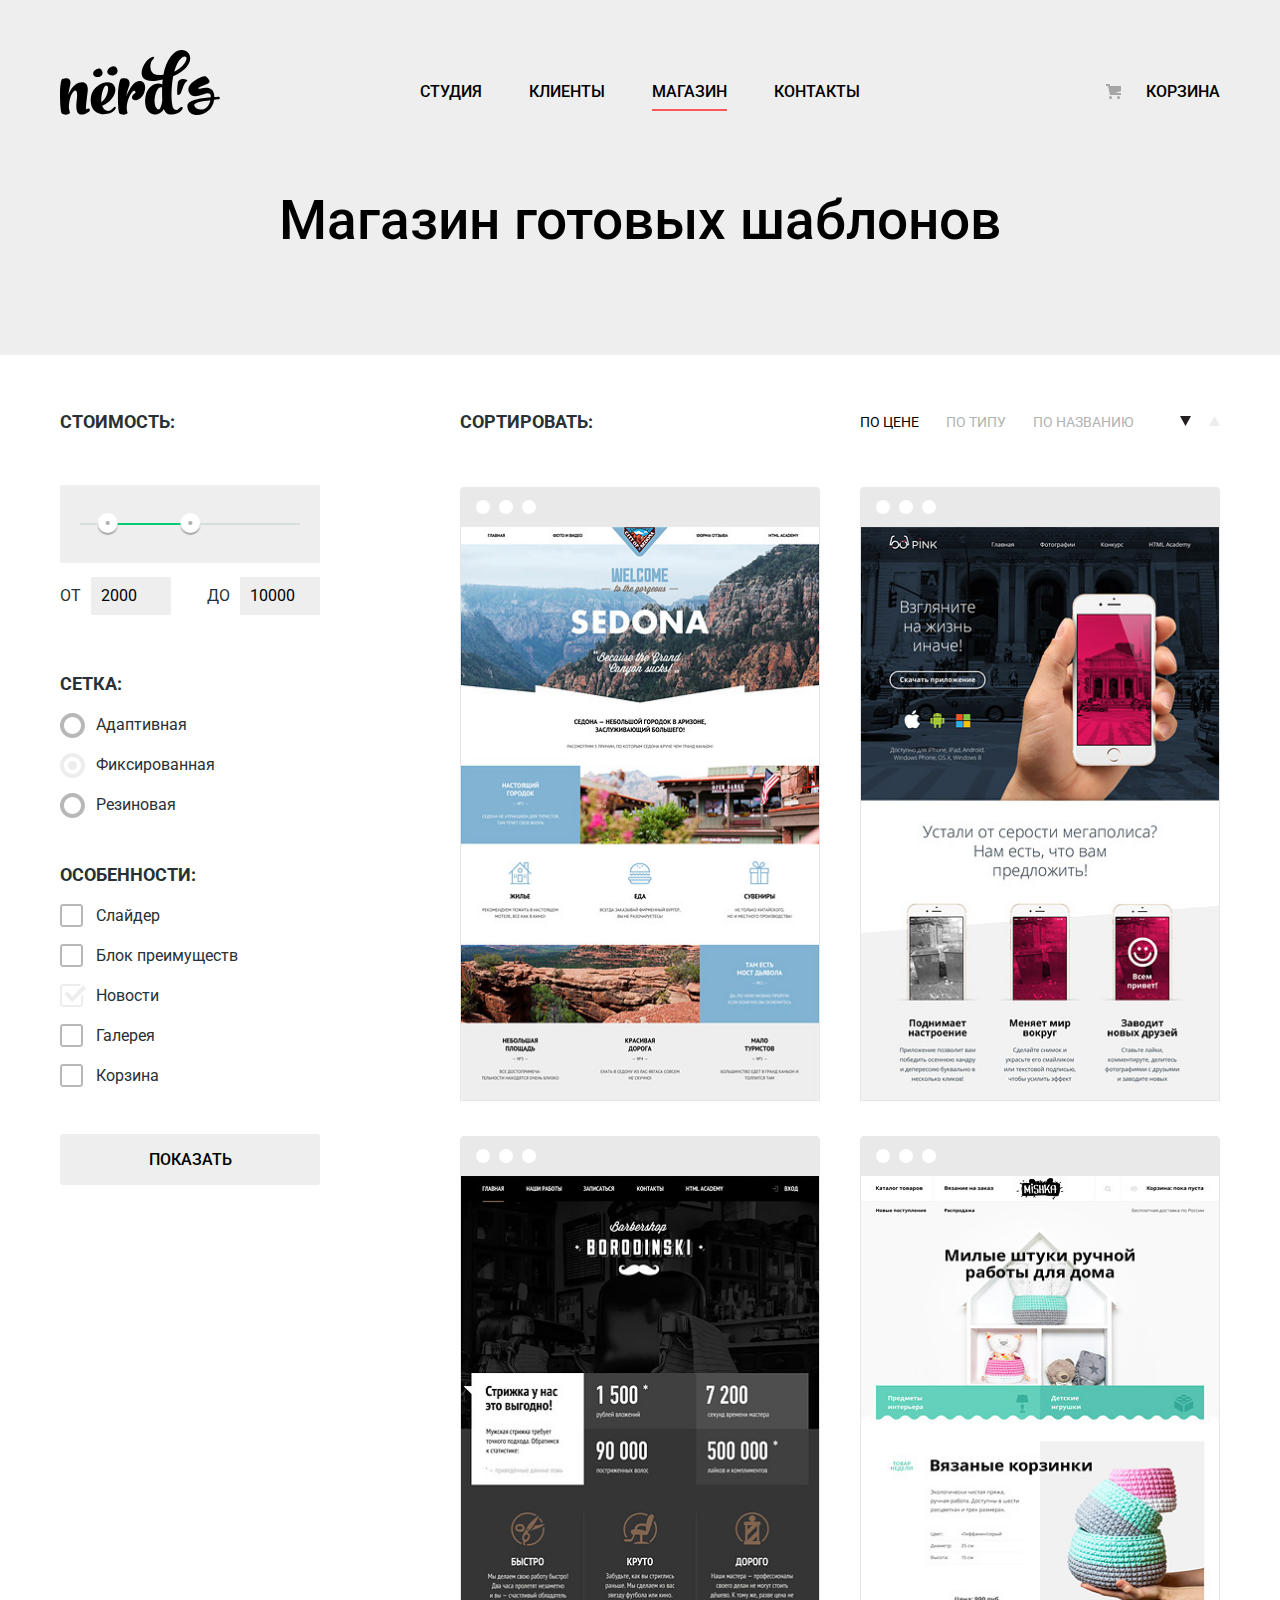
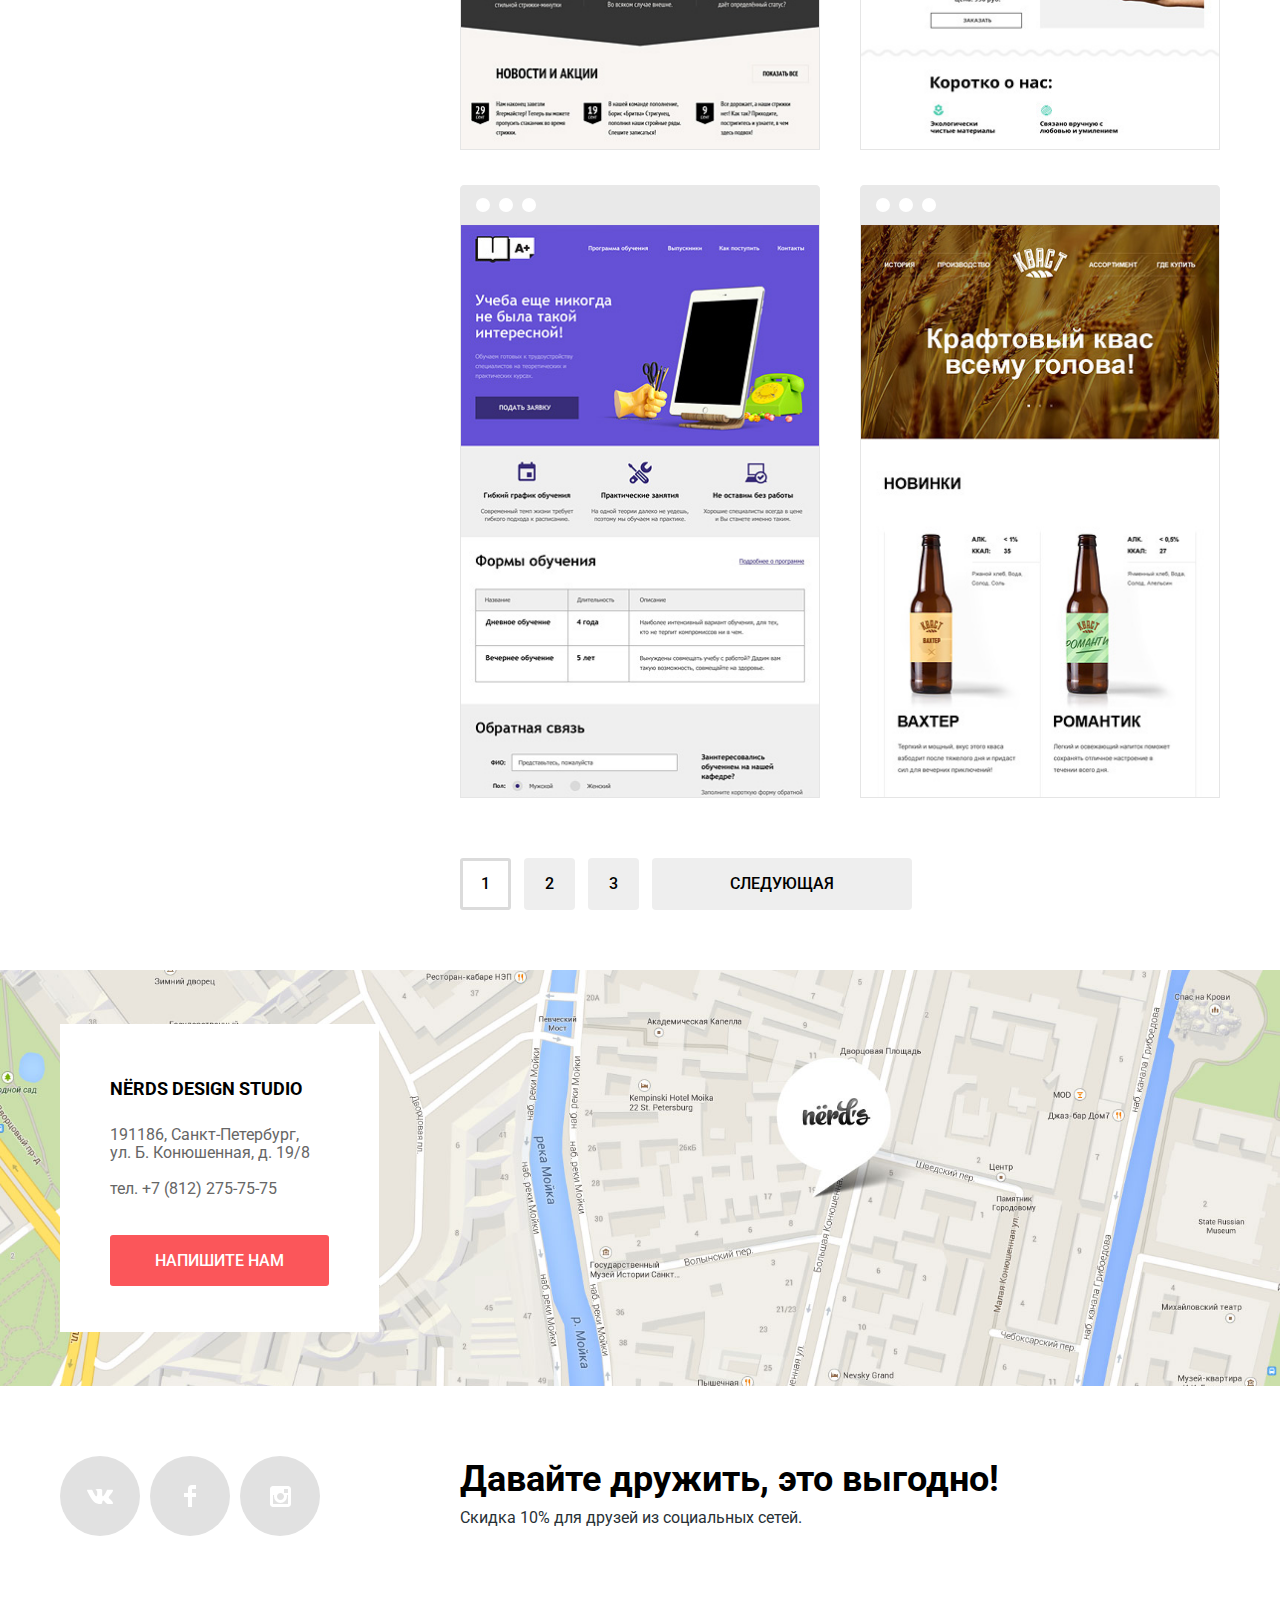
<file: nerds/catalog.html>
<!DOCTYPE html>
<html lang="ru">
<head>
	<meta charset="UTF-8">
	<title>Дизайн-студия «Нёрдс»</title>
	<link href="https://fonts.googleapis.com/css?family=Roboto:400,500,700&amp;subset=cyrillic" rel="stylesheet">
	<link href="css/normalize.css" rel="stylesheet">
	<link href="css/nouislider.min.css" rel="stylesheet">
    <link href="css/style.css" rel="stylesheet">
</head>
<body class="inner-page">
	<header class="main-header">
		<nav class="main-navigation">
			<div class="container">				
				<a class="main-header-logo" href="index.html">
					<svg xmlns="http://www.w3.org/2000/svg" width="160" height="65" viewBox="0 0 160 65"><path d="M157.936 49.374c-1.235.161-2.523.271-3.757.377v.056c-2.415 17.364-26.188 20.231-26.779 6.599-.269-6.167 11.593-7.95 23.398-9.088.429-11.09-15.901 5.667-21.608-4.601-5.019-9.025 14.632-17.938 16.728-16.102 6.438 5.636 3.404 6.618-1.379 8.335-9.49 3.41-5.791 4.107-4.511 3.726 7.569-2.253 14.366-1.04 14.312 8.317 1.288-.107 2.522-.163 3.757-.271 2.306-.215 2.467 2.435-.161 2.652zm-7.514.756c-9.124 1.028-17.013 2.436-16.153 5.355 1.716 5.573 13.577 6.818 16.153-5.355zM117.678 44.918c-.682-.037-.703-6.038.112-11.688 1.005-6.951 11.935-3.357 9.093-1.906-2.975 1.52-4.429 8.718-6.266 12.087-.635 1.161-2.605 1.526-2.939 1.507zM42.105 21.002c2.376 4.866-4.937 8.171-8.292 4.521-1.398-1.555-.755-4.56 2.636-6.193 1.697-.836 4.073-1.596 5.656 1.672zM57.062 18.861c2.585 5.297-5.38 8.896-9.031 4.922-1.522-1.695-.823-4.963 2.873-6.742 1.846-.911 4.432-1.736 6.158 1.82zM28.883 61.666c-7.919 5.338-14.219 4.159-12.212-10.848 1.45-10.904-.948-11.521-3.122-9.442-2.845 2.697-4.628 9.723-4.684 16.412a50.98 50.98 0 0 0 1.004 4.776c.334 1.63-4.907 3.315-7.974 1.011C.837 62.79 0 54.865 0 44.131c0-8.824 1.171-14.895 2.23-15.175 8.029-2.191 9.312 1.348 7.583 7.981a47.637 47.637 0 0 0-1.395 7.924c1.673-4.664 4.071-8.485 6.803-10.173 7.416-4.664 13.605-2.473 12.434 6.801-2.007 16.58-2.174 18.827-.39 17.535 2.231-1.574 3.68 1.238 1.618 2.642zM54.982 59.59c-2.175 3.484-7.806 5.171-13.216 4.552-7.75-.843-12.545-7.756-10.705-18.097 2.008-11.185 18.065-18.322 23.196-10.341 3.735 5.789-2.175 16.017-11.597 19.783l-.502.168c1.951 5.171 6.579 7.476 11.039 2.36 2.119-2.36 3.624-1.348 1.785 1.575zm-13.605-7.418c5.855-4.159 7.806-13.32 6.189-15.905-1.728-2.697-5.074 1.517-6.245 11.746-.111 1.461-.111 2.865.056 4.159zM83.091 44.992c-1.597 2.507-3.903 4.384-5.966 5.059-2.398.73-5.185.056-5.185-2.698 0-1.011.892-3.372 3.624-4.721-.168-1.911-1.394-2.417-2.286-1.686-3.345 2.586-7.417 12.25-6.356 19.221.055.168.055.337.055.506.168.617.335 1.237.558 1.854.557 1.574-4.907 3.316-7.973.956-1.059-.788-1.617-6.97-1.617-17.704 0-8.824 1.951-16.636 3.011-16.917 6.412-1.743 10.147 1.292 8.14 7.249-1.171 3.373-2.23 6.801-2.843 10.399 2.453-6.688 6.523-12.872 9.812-14.501 5.856-2.923 10.092.956 8.867 7.813-.056.11-.112.393-.112.449-.056.562-.566 2.302-.39 1.741-.516 1.645-.892 2.277-1.339 2.98z"/><path d="M113.207 26.161a86.988 86.988 0 0 0-1.115 7.531c-1.059 10.06-.612 18.996.613 22.986.726 2.137 3.457 4.946 6.078 2.023 2.843-3.203 5.967-1.349 2.174 2.416-2.34 2.305-6.689 3.878-11.039 3.428-3.123-.393-5.018-2.415-6.134-5.505-.444.898-.947 1.685-1.56 2.302-2.119 2.193-4.685 3.43-7.974 3.092-6.637-.73-10.538-7.923-8.699-18.153 1.952-10.791 11.319-14.725 16.728-11.857.112-1.349.223-2.699.335-4.104.055-.281.055-.562.11-.843a96.962 96.962 0 0 1-4.962.956C73.787 34.423 82.04 14.864 87.894 9.75c6.636-5.733 7.36-1.855 5.297-.562-3.68 2.36-5.297 15.905 5.241 15.905 1.729 0 3.346-.112 4.962-.281C106.685 6.49 116.665-2.391 124.75.532c8.976 3.26 8.029 17.535-11.543 25.629zm-10.928 24.393c-.224-3.542-.224-7.532-.167-11.636 0-.506.056-1.011.056-1.461-3.346-1.518-6.635 3.653-7.473 10.792-.946 8.373 2.788 12.813 4.908 10.791 1.617-1.631 2.453-6.803 2.676-8.486zm24.086-43.165c-1.784-2.642-8.307.562-12.098 14.332 9.535-4.554 13.326-12.422 12.098-14.332z"/></svg>
				</a>
				<ul class="site-navigation">
					<li><a href="#">Студия</a></li>
					<li><a href="#">Клиенты</a></li>
					<li class="site-navigation-current"><a href="#">Магазин</a></li>
					<li><a href="#">Контакты</a></li>
				</ul>
				<ul class="cart-navigation">
					<li><a class="cart-link" href="">Корзина</a></li>
				</ul>
			</div>
		</nav>
	</header>

	<main>
	    <section class="inner-heading">
	        <h1 class="container">Магазин готовых шаблонов</h1>
		</section>
		
		<div class="catalog-columns container">
			<section class="filters">
				<h2 class="visually-hidden">Фильтр шаблонов</h2>
				<form class="filter" action="https://echo.htmlacademy.ru" method="GET">
					<fieldset class="filter-price">
						<legend>Стоимость:</legend>
						<div class="range-slider-wrapper">
							<div class="range-slider" id="rangeSlider"></div>
						</div>						
						<div class="filter-price-columns">
							<div class="filter-price-column">
								<label  for="price-from">От</label>
								<input class="filter-price-set" type="text" name="filter-price-lower" value="2000" id="price-from">
							</div>
							<div class="filter-price-column">
								<label for="price-to">До</label>
								<input class="filter-price-set" type="text" name="filter-price-upper" value="10000" id="price-to">
							</div>						
						</div>						
					</fieldset>
					<fieldset class="filter-grid">
						<legend>Сетка:</legend>
						<ul>
							<li class="filter-option">
								<input class="visually-hidden filter-input filter-input-radio" type="radio" name="grid-type" value="responsive" id="filter-responsive">
								<label for="filter-responsive">Адаптивная</label>
							</li>
							<li class="filter-option">
								<input class="visually-hidden filter-input filter-input-radio" type="radio" name="grid-type" value="fixed" id="filter-fixed" disabled checked>
								<label for="filter-fixed">Фиксированная</label>
							</li>
							<li class="filter-option">
								<input class="visually-hidden filter-input filter-input-radio" type="radio" name="grid-type" value="stretch" id="filter-stretch">
								<label for="filter-stretch">Резиновая</label>
							</li>
						</ul>
					</fieldset>
					<fieldset class="filter-features">
						<legend>Особенности:</legend>
						<ul>
							<li class="filter-option">
								<input class="visually-hidden filter-input filter-input-checkbox" type="checkbox" name="slider" id="filter-slider">
								<label for="filter-slider">Слайдер</label>
							</li>
							<li class="filter-option">
								<input class="visually-hidden filter-input filter-input-checkbox" type="checkbox" name="advantages-box" id="filter-advantages-box">
								<label for="filter-advantages-box">Блок преимуществ</label>
							</li>
							<li class="filter-option">
								<input class="visually-hidden filter-input filter-input-checkbox" type="checkbox" name="news" id="filter-news" disabled checked>
								<label for="filter-news">Новости</label>
							</li>
							<li class="filter-option">
								<input class="visually-hidden filter-input filter-input-checkbox" type="checkbox" name="gallery" id="filter-gallery">
								<label for="filter-gallery">Галерея</label>
							</li>
							<li class="filter-option">
								<input class="visually-hidden filter-input filter-input-checkbox" type="checkbox" name="cart" id="filter-cart">
								<label for="filter-cart">Корзина</label>
							</li>
						</ul>
					</fieldset>
					<button class="filter-button button" type="submit">Показать</button>
				</form>
			</section>
	
			<section class="catalog">
				<h2 class="visually-hidden">Список шаблонов</h2>
				<div class="sort-columns">
				    <h3>Сортировать:</h3>
                    <div class="sort-inner-columns">
                        <ul class="sort-list">
                            <li class="sort-item sort-item-current">По цене</li>
                            <li class="sort-item"><a href="#">По типу</a></li>
                            <li class="sort-item"><a href="#">По названию</a></li>
                        </ul>
                        <div class="sort-columns-arrows">
                            <a class="sort-arrow sort-arrow-current" href="#">
								<span class="visually-hidden">Сортировать по убыванию</span>
								<svg xmlns="http://www.w3.org/2000/svg" width="11" height="10" viewBox="0 0 11 10"><path fill="#ededed" d="M5.5 10L0 0h11"/></svg>
							</a>
                            <a class="sort-arrow" href="#">
								<span class="visually-hidden">Сортировать по возрастанию</span>
								<svg xmlns="http://www.w3.org/2000/svg" width="11" height="10" viewBox="0 0 11 10"><path fill="#ededed" d="M5.5 0L0 10h11z"/></svg>
							</a>
                        </div>
                    </div>                   
				</div>
				
				<ul class="catalog-list">
					<li class="catalog-item">
						<a class="catalog-item-link" href="#">
							<svg xmlns="http://www.w3.org/2000/svg" width="360" height="40" viewBox="0 0 360 40"><path fill="#e9e9e9" d="M356 0H4C1.8 0 0 1.8 0 4v36h360V4c0-2.2-1.8-4-4-4zM22.991 27a7 7 0 1 1 0-14 7 7 0 0 1 0 14zm23.011 0a7 7 0 1 1 0-14 7 7 0 0 1 0 14zm23.011 0a7 7 0 1 1 0-14 7 7 0 0 1 0 14z"/></svg>
							<img src="img/img-sedona.jpg" alt="sedona">
						</a>	
						<div class="catalog-item-buy">
							<h3>Sedona</h3>
							<p>Информационный сайт для туристов</p>
							<a class="button catalog-item-button" href="#"><span class="visually-hidden">Заказать за </span>9 900 руб.</a>
						</div>				
					</li>
					<li class="catalog-item">
						<a class="catalog-item-link" href="#">
							<svg xmlns="http://www.w3.org/2000/svg" width="360" height="40" viewBox="0 0 360 40"><path fill="#e9e9e9" d="M356 0H4C1.8 0 0 1.8 0 4v36h360V4c0-2.2-1.8-4-4-4zM22.991 27a7 7 0 1 1 0-14 7 7 0 0 1 0 14zm23.011 0a7 7 0 1 1 0-14 7 7 0 0 1 0 14zm23.011 0a7 7 0 1 1 0-14 7 7 0 0 1 0 14z"/></svg>
							<img src="img/img-pink.jpg" alt="pink">
						</a>
						<div class="catalog-item-buy">
							<h3>Pink App</h3>
							<p>Продуктивный лендинг приложения для iOS и Android</p>
							<a class="button catalog-item-button" href="#"><span class="visually-hidden">Заказать за </span>9 900 руб.</a>
						</div>					
					</li>
					<li class="catalog-item">						
						<a class="catalog-item-link" href="#">
							<svg xmlns="http://www.w3.org/2000/svg" width="360" height="40" viewBox="0 0 360 40"><path fill="#e9e9e9" d="M356 0H4C1.8 0 0 1.8 0 4v36h360V4c0-2.2-1.8-4-4-4zM22.991 27a7 7 0 1 1 0-14 7 7 0 0 1 0 14zm23.011 0a7 7 0 1 1 0-14 7 7 0 0 1 0 14zm23.011 0a7 7 0 1 1 0-14 7 7 0 0 1 0 14z"/></svg>
							<img src="img/img-barbershop.jpg" alt="barbershop">
						</a>
						<div class="catalog-item-buy">
							<h3>Barbershop</h3>
							<p>Сайт салона красоты. Для мужчин, да</p>
							<a class="button catalog-item-button" href="#"><span class="visually-hidden">Заказать за </span>9 900 руб.</a>
						</div>						
					</li>
					<li class="catalog-item">
						<a class="catalog-item-link" href="#">
							<svg xmlns="http://www.w3.org/2000/svg" width="360" height="40" viewBox="0 0 360 40"><path fill="#e9e9e9" d="M356 0H4C1.8 0 0 1.8 0 4v36h360V4c0-2.2-1.8-4-4-4zM22.991 27a7 7 0 1 1 0-14 7 7 0 0 1 0 14zm23.011 0a7 7 0 1 1 0-14 7 7 0 0 1 0 14zm23.011 0a7 7 0 1 1 0-14 7 7 0 0 1 0 14z"/></svg>
							<img src="img/img-mishka.jpg" alt="mishka">
						</a>
						<div class="catalog-item-buy">
							<h3>Mishka</h3>
							<p>Интернет-магазин вязаных игрушек</p>
							<a class="button catalog-item-button" href="#"><span class="visually-hidden">Заказать за </span>9 900 руб.</a>
						</div>						
					</li>
					<li class="catalog-item">
						<a class="catalog-item-link" href="#">
							<svg xmlns="http://www.w3.org/2000/svg" width="360" height="40" viewBox="0 0 360 40"><path fill="#e9e9e9" d="M356 0H4C1.8 0 0 1.8 0 4v36h360V4c0-2.2-1.8-4-4-4zM22.991 27a7 7 0 1 1 0-14 7 7 0 0 1 0 14zm23.011 0a7 7 0 1 1 0-14 7 7 0 0 1 0 14zm23.011 0a7 7 0 1 1 0-14 7 7 0 0 1 0 14z"/></svg>
							<img src="img/img-aplus.jpg" alt="aplus">
						</a>
						<div class="catalog-item-buy">
							<h3>A Plus</h3>
							<p>Лендинг курсов повышения квалификации</p>
							<a class="button catalog-item-button" href="#"><span class="visually-hidden">Заказать за </span>9 900 руб.</a>
						</div>					
					</li>
					<li class="catalog-item">
						<a class="catalog-item-link" href="#">
							<svg xmlns="http://www.w3.org/2000/svg" width="360" height="40" viewBox="0 0 360 40"><path fill="#e9e9e9" d="M356 0H4C1.8 0 0 1.8 0 4v36h360V4c0-2.2-1.8-4-4-4zM22.991 27a7 7 0 1 1 0-14 7 7 0 0 1 0 14zm23.011 0a7 7 0 1 1 0-14 7 7 0 0 1 0 14zm23.011 0a7 7 0 1 1 0-14 7 7 0 0 1 0 14z"/></svg>
							<img src="img/img-kvast.jpg" alt="kvast">
						</a>
						<div class="catalog-item-buy">
							<h3>Кваст</h3>
							<p>Промо-сайт производителя крафтового кваса</p>
							<a class="button catalog-item-button" href="#"><span class="visually-hidden">Заказать за </span>9 900 руб.</a>
						</div>					
					</li>
				</ul>
				<ul class="pagination-list">
                    <li class="pagination-item pagination-item-current">
                        <a>1</a>
                    </li>
                    <li class="pagination-item">
                        <a href="#">2</a>
                    </li>
                    <li class="pagination-item">
                        <a href="#">3</a>
                    </li>
                    <li class="pagination-item pagination-item-next">
                        <a href="#">Следующая</a>
                    </li>
                </ul>
			</section>
		</div>
		

		<section class="contacts">
			<iframe class="contacts-map" src="https://www.google.com/maps/embed?pb=!1m18!1m12!1m3!1d1998.6037872533277!2d30.320858716096975!3d59.93871648187614!2m3!1f0!2f0!3f0!3m2!1i1024!2i768!4f13.1!3m3!1m2!1s0x4696310fca145cc1%3A0x42b32648d8238007!2z0JHQvtC70YzRiNCw0Y8g0JrQvtC90Y7RiNC10L3QvdCw0Y8g0YPQuy4sIDE5LzgsINCh0LDQvdC60YIt0J_QtdGC0LXRgNCx0YPRgNCzLCDQoNC-0YHRgdC40Y8sIDE5MTE4Ng!5e0!3m2!1sru!2sby!4v1540300341369" frameborder="0" style="border:0" allowfullscreen></iframe>
			<div class="container">
				<div class="contacts-wrapper">
					<h2 class="visually-hidden">Контактная информация</h2>
					<img class="visually-hidden" src="img/map.jpg" alt="Офис компании по адресу ул. Большая Конюшенная 19/8, Санкт-Петербург">
					<h3>Nёrds Design Studio</h3>
					<p>
						191186, Санкт-Петербург,<br>
						ул. Б. Конюшенная, д. 19/8
					</p>
					<p>тел. +7 (812) 275-75-75</p>
					<a class="button contact-us-link" href="#">Напишите нам</a>
				</div>
				
			</div>
		</section>
	</main>
	
	<footer class="main-footer container">
        <ul class="social-list">
            <li class="social-item">
                <a class="button social-button" href="">
                    <span class="visually-hidden">Вконтакте</span>
                    <svg xmlns="http://www.w3.org/2000/svg" width="26" height="15" viewBox="0 0 26 15"><path fill="#FFF" d="M16.138 11.51c.956-.309 2.18 2.04 3.483 2.939.978.681 1.727.534 1.727.534l3.473-.05s1.815-.112.957-1.554c-.071-.12-.503-1.069-2.585-3.022-2.177-2.043-1.882-1.712.739-5.244 1.597-2.153 2.236-3.468 2.036-4.028-.192-.539-1.365-.399-1.365-.399L20.69.713c-.381.001-.704.119-.851.515-.003.004-.621 1.666-1.445 3.079-1.741 2.989-2.436 3.148-2.724 2.961-.661-.433-.494-1.737-.494-2.664 0-2.897.432-4.105-.846-4.417-.427-.104-.739-.172-1.828-.182-1.392-.021-2.574 0-3.244.329-.445.223-.786.712-.579.74.26.035.843.16 1.155.586.401.552.389 1.789.389 1.789s.229 3.411-.54 3.834c-.528.29-1.25-.302-2.803-3.016-.793-1.388-1.392-2.922-1.392-2.922s-.116-.285-.326-.441c-.25-.185-.6-.244-.6-.244L.848.684S.29.7.085.946c-.182.218-.015.668-.015.668s2.909 6.881 6.203 10.347c3.02 3.182 6.452 2.971 6.452 2.971h1.555s.469-.054.709-.312c.224-.24.214-.691.214-.691s-.031-2.109.935-2.419z"/></svg>
                </a>
            </li>
            <li class="social-item">
                <a class="button social-button" href="">
                    <span class="visually-hidden">Фейсбук</span>
                    <svg xmlns="http://www.w3.org/2000/svg" width="12" height="22" viewBox="0 0 12 22"><path fill="#FFF" d="M12 4V0H8a4 4 0 0 0-4 4v4H0v4h4v10h4V12h4V8H8V4h4z"/></svg>
                </a>
            </li>
            <li class="social-item">
                <a class="button social-button" href="">
                    <span class="visually-hidden">Инстаграм</span>
                    <svg xmlns="http://www.w3.org/2000/svg" width="21" height="21" viewBox="0 0 21 21"><path fill="#FFF" d="M18 0H3C1.35 0 0 1.35 0 3v15c0 1.65 1.35 3 3 3h15c1.65 0 3-1.35 3-3V3c0-1.65-1.35-3-3-3zm-7.5 7c1.93 0 3.5 1.57 3.5 3.5S12.43 14 10.5 14 7 12.43 7 10.5 8.57 7 10.5 7zM18 18H3V9h1.181A6.504 6.504 0 0 0 4 10.5a6.5 6.5 0 1 0 13 0 6.45 6.45 0 0 0-.181-1.5H18v9zm0-11h-4V3h4v4z"/></svg>
                </a>
            </li>
        </ul>
        <p class="social-discount">
            <span>Давайте дружить, это выгодно!</span>
            Скидка 10% для друзей из социальных сетей.
        </p>
    </footer>

	<section class="modal modal-contact">
		<h2 class="visually-hidden">Форма обратной связи</h2>
		<p class="modal-description">Напишите нам</p>
		<form class="contact-form" action="https://echo.htmlacademy.ru" method="POST">
			<div class="form-columns">
				<div class="form-columns-item">
					<label for="contact-name">Ваше имя:</label>
					<input id="contact-name" type="text" name="name" placeholder="Имя Фамилия">
				</div>				
				<div  class="form-columns-item">
					<label for="contact-email">Ваш e-mail:</label>
					<input id="contact-email" type="text" name="email" placeholder="email@example.com">
				</div>
			</div>			
			<label for="contact-text">Текст письма:</label>
			<textarea id="contact-text" name="text" placeholder="В свободной форме"></textarea>
			<button class="button" type="submit">Отправить</button>
		</form>
		<button class="modal-close" type="button">Закрыть</button>
	</section>	
	<div class="modal-overlay"></div>

	<script src="js/nouislider.min.js"></script>
	<script src="js/main.js"></script>
</body>
</html>
</file>
<file: nerds/css/style.css>
body {
	min-width: 1200px;
	margin: 0;
	padding: 0;

	font-family: Roboto, Arial, sans-serif;
	font-size: 16px;
	line-height: 24px;
	font-weight: 400;
	color: #283136;

	background-color: #ffffff;
}

a {
	text-decoration: none;
}

img {
	max-width: 100%;
	height: auto;
}

.visually-hidden:not(:focus):not(:active),
input[type="checkbox"].visually-hidden,
input[type="radio"].visually-hidden {
	position: absolute;

	width: 1px;
	height: 1px;
	margin: -1px;
	border: 0;
	padding: 0;

	white-space: nowrap;

	clip-path: inset(100%);
	clip: rect(0, 0, 0, 0);
	overflow: hidden;
}

.container {
	width: 1160px;
	margin: 0 auto;
	padding: 0 20px;
}

.button {
	display: inline-block;
	padding: 17px 40px;

	font: inherit;
	font-weight: 500;
	line-height: 17px;
	text-align: center;
	color: #ffffff;
	vertical-align: middle;
	text-transform: uppercase;

	background-color: #fb565a;

	border: none;
	border-radius: 3px;

	cursor: pointer;

	transition: background-color 0.3s ease;
}

.button:hover,
.button:focus {
	 background-color: #e74246;
}

.button:active {
	color: rgba(255, 255, 255, 0.3);

	background-color: #d7373b;

	box-shadow: inset 0 3px 1px rgba(0, 0, 0, 0.1);
}

/* Header */

.main-header {
	padding-top: 50px;

	background-color: #eeeeee;
}

.main-navigation {
	font-size: 16px;
	font-weight: 500;
	line-height: 30px;
	text-transform: uppercase;
	color: #000000;

	background-color: transparent;
}

.main-navigation .container {
	display: flex;
	justify-content: space-between;
	align-items: flex-end;
}

.main-header-logo {
	width: 160px;
	height: 65px;
}

.main-header-logo:hover path,
.main-header-logo:focus path {
	fill: #303030;
}

.main-header-logo:active path {
	fill: #a6a6a6;
}

.site-navigation {
	display: flex;
	flex-wrap: wrap;
	justify-content: space-between;
	width: 440px;
	margin: 0;
	padding: 0;
	margin-bottom: 8px;

	list-style: none;
}

.cart-navigation {
	display: flex;
	justify-content: flex-end;
	width: 160px;
	margin: 0;
	padding: 0;
	margin-bottom: 8px;

	list-style: none;
}

.site-navigation a,
.cart-navigation a {
	color: #000000;
}

.site-navigation a:hover,
.site-navigation a:focus,
.cart-navigation a:hover,
.cart-navigation a:focus {
	color: #fb565a;
}

.site-navigation a:active,
.cart-navigation a:active {
	color: #a6a6a6;
}

.site-navigation-current {
	position: relative;
}

.site-navigation-current::after {
	content: "";

	position: absolute;
	left: 0;
	bottom: -4px;
	right: 0;

	height: 2px;

	background-color: #fb565a;
}

.cart-navigation .cart-link {
	position: relative;

	padding-left: 40px;
}

.cart-navigation .cart-link::before {
	content: "";

	position: absolute;
	top: 2px;
	left: 0;

	width: 15px;
	height: 15px;

	background-image: url("../img/cart-icon.svg");
	background-repeat: no-repeat;
	background-position: 0 0;
}

/* end header */

/* section.features */

.features {
	background-color: #eeeeee;
}

.features-slider {
	position: relative;
}

.features-list {
	min-height: 432px;
	margin: 0;
	padding: 0;

	list-style: none;
}

.features-item {
	padding-top: 78px;
	padding-bottom: 80px;
}

.features-item-1 {
	background-image: url("../img/features-slide1.png");
	background-repeat: no-repeat;
	background-position: bottom right;
}

.features-item-2 {
	background-image: url("../img/features-slide2.png");
	background-repeat: no-repeat;
	background-position: bottom right;
}

.features-item-3 {
	background-image: url("../img/features-slide3.png");
	background-repeat: no-repeat;
	background-position: bottom right;
}

.features-item h3 {
	margin: 0;
	margin-bottom: 27px;

	font-size: 55px;
	line-height: 55px;
	font-weight: 500;
	color: #000000;
}

.features-item p {
	margin: 0;
	margin-bottom: 38px;

	line-height: 24px;
}

.features-item .button {
	padding-left: 55px;
	padding-right: 55px;
}

.features-slider-nav {
	display: flex;
	justify-content: space-between;
	width: 88px;
	position: absolute;
	bottom: 95px;
	left: 50%;
	margin-left: -44px;
}

.features-slider-button {
	width: 18px;
	height: 18px;
	position: relative;

	background-color: #ffffff;

	border: none;
	border-radius: 50%;

	cursor: pointer;
}

.features-slider-button.active::before {
	content: "";
 	
	width: 4px;
	height: 4px;
	position: absolute;
	top: 5px;
	left: 5px;

	border: 2px solid #c2c2c2;
	border-radius: 50%;
}

/* section.features end */

/* section.services */

.services {
	background-color: transparent;	
}

.services-inner-container {
	padding-top: 80px;
	padding-bottom: 80px;

	border-bottom: 2px solid #eeeeee;
}

.services-list {
	display: flex;
	flex-wrap: wrap;
	margin: 0;
	padding: 0;

	list-style: none;
}

.services-item {
	width: 300px;
	margin-right: 100px;
	margin-top: 80px;
}

.services-item:nth-child(3n) {
	margin-right: 0;
}

.services-item:nth-child(1),
.services-item:nth-child(2),
.services-item:nth-child(3) {
	margin-top: 0;
}

.services-item-image {
	width: 300px;
	height: 146px;
	margin-bottom: 26px;

	background-color: #fb565a;
}

.services-item:nth-child(3n-1) .services-item-image {
	background-color: #00ca74;
}

.services-item:nth-child(3n) .services-item-image {
	background-color: #efc84a;
}

.services-item h3 {
	margin: 0;
	margin-bottom: 16px;

	font-size: 24px;
	line-height: 30px;
	font-weight: 700;
	text-transform: uppercase;
	color: #000000;
}

.services-item p {
	margin: 0;
	margin-bottom: 31px;
}

.services-item:nth-child(3n-1) a {
	background-color: #00ca74;
}

.services-item:nth-child(3n-1) a:hover,
.services-item:nth-child(3n-1) a:focus {
	background-color: #00bc6c;
}

.services-item:nth-child(3n-1) a:active {
	background-color: #00aa62;
}

.services-item:nth-child(3n) a {
	background-color: #efc84a;
}

.services-item:nth-child(3n) a:hover,
.services-item:nth-child(3n) a:focus {
	background-color: #eab534;
}

.services-item:nth-child(3n) a:active {
	background-color: #e5a722;
}

/* section.services end*/

/* section.about */
.about {
	background-color: transparent;
}

.about-inner-container {
	padding-bottom: 73px;

	border-bottom: 2px solid #eeeeee;
}

.about-heading {
	padding-top: 74px;

	background-image: url("../img/nerds-about.jpg");
	background-repeat: no-repeat;
	background-position: right bottom;
}

.about-heading .about-slogan {
	width: 660px;
	margin: 0;
	margin-bottom: 33px;
}

.about-slogan strong {
	font-size: 45px;
	line-height: 45px;
	font-weight: 500;
	color: #000000;
}

.about-heading p {
	width: 660px;
	margin: 0;
	margin-bottom: 39px;
}

.about-columns {
	display: flex;
	justify-content: space-between;
}

.about-services {
	width: 660px;
}

.about-services h3 {
	margin: 0;
	margin-bottom: 24px;

	font-size: 16px;
	line-height: 24px;
	font-weight: 700;
	text-transform: uppercase;
	color: #000000;
}

.about-services-list {
	margin: 0;
	padding: 0;

	list-style: none;
}

.about-services-list li {
	padding-left: 36px;	
	margin-bottom: 24px;

	position: relative;
}

.about-services-list li:last-child {
	margin-bottom: 0;
}

.about-services-list li::before {
	content: "";
	
	width: 25px;
	height: 2px;

	position: absolute;
	top: 11px;
	left: 0;

	background-color: #fb565a;
}

.about-accuracy {
	width: 360px;
}

.about-accuracy h3 {
	margin: 0;
	margin-bottom: 40px;

	font-size: 16px;
	line-height: 24px;
	font-weight: 700;
	text-transform: uppercase;
	text-align: center;
	color: #000000;
}

.about-accuracy-list {
	display: flex;
	justify-content: flex-start;

	margin: 0;
	padding: 0;

	list-style: none;
}

.about-accuracy-list li {
	min-width: 100px;
	margin-right: 19px;

	font-size: 16px;
	line-height: 18px;
	font-weight: 400;
	color: #000000;
}

.about-accuracy-list li:last-child {
	margin-right: 0;
}

.about-accuracy-list .about-accuracy-percent {
	display: block;
	margin-bottom: 19px;

	font-size: 45px;
	line-height: 45px;
	font-weight: 700;
	color: #000000;
}

.about-accuracy-percent sup {
	font-size: 28px;
}

/* section.about end */

/* section.partners */

.partners {
	margin-bottom: 80px;

	background-color: transparent;
}

.partners-list {
	display: flex;

	width: 100%;
	margin: 0;
	padding: 0;
	padding-top: 46px;
	padding-bottom: 46px;

	list-style: none;

	border-bottom: 2px solid #eeeeee;
}

.partners-item {
	width: 26%;

	position: relative;
}

.partners-item:first-child,
.partners-item:last-child {
	width: 24%;
}

.partners-item:before {
	content: "";

	display: block;
	width: 2px;
	height: 52px;

	position: absolute;
	right: -1px;
	top: 18px;

	background-color: #eeeeee;
}

.partners-item:last-child:before {
	display: none;
}

.partners-item a {
	display: block;
	width: 209px;
	height: 87px;
	margin: 0 auto;

	background-repeat: no-repeat;
	background-position: center;
	
	transition: background-image 0.2s ease;
}

.partners-item:nth-child(1) a {
	background-image: url("../img/html-academy-logo.png");
}

.partners-item:nth-child(2) a {
	background-image: url("../img/borodinski-logo.png");
}

.partners-item:nth-child(3) a {
	background-image: url("../img/pink-logo.png");
}

.partners-item:nth-child(4) a {
	background-image: url("../img/mishka-logo.png");
}

.partners-item:nth-child(1) a:hover,
.partners-item:nth-child(1) a:focus {
	background-image: url("../img/html-academy-logo-hover.png");
}

.partners-item:nth-child(2) a:hover,
.partners-item:nth-child(2) a:focus {
	background-image: url("../img/borodinski-logo-hover.png");
}

.partners-item:nth-child(3) a:hover,
.partners-item:nth-child(3) a:focus {
	background-image: url("../img/pink-logo-hover.png");
}

.partners-item:nth-child(4) a:hover,
.partners-item:nth-child(4) a:focus {
	background-image: url("../img/mishka-logo-hover.png");
}

.partners-item:nth-child(1) a:active {
	background-image: url("../img/html-academy-logo-active.png");
}

.partners-item:nth-child(2) a:active {
	background-image: url("../img/borodinski-logo-active.png");
}

.partners-item:nth-child(3) a:active {
	background-image: url("../img/pink-logo-active.png");
}

.partners-item:nth-child(4) a:active {
	background-image: url("../img/mishka-logo-active.png");
}

/* section.partners end */

/* section.contacts */

.contacts {
	position: relative;

	background-image: url("../img/map.jpg");
	background-repeat: no-repeat;
	background-position: center;
	background-size: cover;
}

.contacts-map {
	width: 100%;
	height: 100%;
	position: absolute;
	right: 0;
}

.contacts .container {
	padding-top: 54px;
	padding-bottom: 54px;
}

.contacts-wrapper {
	display: inline-block;
	padding: 50px 50px 46px;
	position: relative;

	background-color: #ffffff;
}

.contacts h3 {
	margin: 0;
	margin-bottom: 22px;

	font-size: 18px;
	line-height: 30px;
	font-weight: 700;
	text-transform: uppercase;
	color: #000000;
}

.contacts p {
	margin: 0;
	margin-bottom: 18px;

	line-height: 18px;
	color: #666666;
}

.contacts p:last-of-type {
	margin-bottom: 37px;
}

.contact-us-link {
	padding-left: 45px;
	padding-right: 45px;
}

/* section.contacts end */

/* footer */

.main-footer {
	display: flex;

	padding-top: 70px;
	padding-bottom: 70px;

	background-color: transparent;
}

.main-footer .social-list {
	display: flex;
	justify-content: space-between;
	flex-wrap: wrap;

	width: 260px;
	margin: 0;
	padding: 0;
	margin-right: 140px;

	list-style: none;

}

.social-button {
	display: flex;
	justify-content: center;
	align-items: center;

	padding: 0;
	width: 80px;
	height: 80px;

	background-color: #e1e1e1;

	border-radius: 50%
}

.social-button:active path {
	fill: rgba(255, 255, 255, 0.3);
}

.social-discount {
	margin: 0;
	padding: 5px 0;

	line-height: 22px;
	
}

.social-discount span {
	display: block;
	margin-bottom: 10px;
	
	font-size: 36px;
	line-height: 36px;
	font-weight: 700;
	color: #000000;
}

/* footer end */

/* section.modal-contact */
@keyframes bounce {
	0% {
		transform: translate(-50%, -350%);
	  }
	
	  70% {
		transform: translate(-50%, -45%);
	  }
	
	  90% {
		transform: translate(-50%, -51.7%);
	  }
	
	  100% {
		transform: translate(-50%, -50%);
	  }
  }

  @keyframes shake {
	0%,
	100% {
	  transform: translate(-50%, -50%);
	}
  
	10%,
	30%,
	50%,
	70%,
	90% {
	  transform: translate(-51%, -50%);
	}
  
	20%,
	40%,
	60%,
	80% {
	  transform: translate(-49%, -50%);
	}
  }

.modal {
	position: fixed;

	z-index: 2;

	display: none;

	color: #000000;

	background-color: #ffffff;
	box-shadow: 0 30px 50px rgba(0, 0, 0, 0.5), 0 -5px 15px rgba(0, 0, 0, 0.1);
}

.modal-overlay {
	position: fixed;
	top: 0;
	right: 0;
	bottom: 0;
	left: 0;

	z-index: 1;

	display: none;

	width: 100%;
	height: 100%;

	background-color: rgba(0, 0, 0, 0.2);
}

.modal-contact {
	top: 50%;
	left: 50%;

	width: 760px;
	padding: 67px 100px 84px;

	transform: translate(-50%, -50%);
}

.modal-show {
	display: block;

	animation: bounce 0.6s;
}

.overlay-show {
	display: block;
}

.modal-close {
	position: absolute;
	top: 76px;
	right: 88px;

	width: 24px;
	height: 24px;

	font-size: 0;

	background-color: transparent;
	border: none;

	cursor: pointer;
}

.modal-error {
	animation: shake 0.6s;
}

.modal-close::before,
.modal-close::after {
	content: "";

	position: absolute;
	top: 10px;
	left: -2px;

	width: 28px;
	height: 4px;

	background-color: #fecccd;
	border-radius: 2px;
}

.modal-close::before {
	transform: rotate(45deg);
}

.modal-close::after {
	transform: rotate(-45deg);
}

.modal-close:hover::before,
.modal-close:focus::before,
.modal-close:hover::after,
.modal-close:focus::after {
	background-color: #fb565a;
	transition: background-color 0.3s ease;
}

.modal-close:active::before,
.modal-close:active::after {
	background-color: #ffeeee;
}

.modal-description {
	margin: 0;
	margin-bottom: 42px;

	font-size: 45px;
	line-height: 45px;
	font-weight: 500;
	color: #000000;
}

.contact-form .form-columns {
	display: flex;
	justify-content: space-between;

	margin-bottom: 34px;
}

.contact-form .form-columns-item {
	width: 360px;
}

.contact-form label {
	display: inline-block;

	margin-bottom: 10px;

	font-size: 16px;
	line-height: 18px;
	font-weight: 700;
	color: #000000;
}

.contact-form input,
.contact-form textarea {
	display: block;
	box-sizing: border-box;
	width: 100%;
	padding: 10px 15px;

	font-size: 16px;
	line-height: 18px;
	font-weight: 400;
	color: #444444;

	background-color: #ffffff;
	border: 2px solid #d7dcde;
	border-radius: 3px;

	outline: none;

	transition: border-color 0.3s ease;
}

.contact-form textarea {
	height: 118px;
	margin-bottom: 47px;
}

.contact-form input:hover,
.contact-form textarea:hover {
	border-color: #b4b9bb;
}

.contact-form input:focus,
.contact-form textarea:focus {
	border-color: #000000;
	color: #000000;
}

.contact-form .input-invalid {
	border-color: #e74246;
	color: #e74246
}

.contact-form .button {
	padding-left: 84px;
	padding-right: 84px;
}

/* section.modal-contact end */

/* ------ catalog page styles ------ */

/* section.inner-heading */

.inner-heading {
    padding-top: 78px;
    padding-bottom: 107px;
    
    background-color: #eeeeee;
}

.inner-heading h1 {
	font-size: 55px;
	line-height: 55px;
	font-weight: 500;
	color: #000000;
    text-align: center;
}

/* section.inner-heading end */

/* .catalog-columns */

.catalog-columns {
	display: flex;
	justify-content: space-between;

	padding-top: 58px;
	padding-bottom: 60px;
}

/* section.filters */

.filters {
	width: 260px;
}

.filter fieldset {
	padding: 0;
	margin: 0;

	border: none;
}

.filter legend {
	font-size: 18px;
	line-height: 18px;
	font-weight: 700;
	text-transform: uppercase;
}

fieldset.filter-price {
	margin-bottom: 60px;
}

.filter-price legend {
	margin: 0;
	margin-bottom: 54px;
}

.range-slider-wrapper {
	padding: 38px 20px;
	margin-bottom: 14px;

	background-color: #eeeeee;

	border-radius: 2px;
}

.range-slider {
	height: 2px;

	border: none;
}

.noUi-connects {
	background-color: #d7dcde;
	border-radius: none;

	cursor: pointer;
}

.noUi-connect {
	background-color: #00ca74;
}

.noUi-horizontal .noUi-handle {
	top: -10px;

	width: 20px;
	height: 20px;

	border: none;
	border-radius: 50%;

	box-shadow: none;
	box-shadow: 0 2px 1px rgba(0, 0, 0, 0.3);

	cursor: pointer;
}

.noUi-horizontal .noUi-handle:before {
	width: 4px;
	height: 4px;

	left: 8px;
	top: 8px;

	background-color: #ababab;

	border-radius: 50%;
}

.noUi-horizontal .noUi-handle:after {
	display: none;
}

.filter-price-columns {
	display: flex;
	justify-content: space-between;
}

.filter-price-column {
	display: flex;
	align-items: center;
}

.filter-price label {
	line-height: 22px;
	text-transform: uppercase;
}

.filter-price-set {
	box-sizing: border-box;
	padding: 10px 10px;

	width: 80px;
	margin-left: 10px;

	background-color: #eeeeee;

	border: none;
	border-radius: 2px
}

.filter-grid legend,
.filter-features legend {
	margin-bottom: 22px;
}

fieldset.filter-grid {
	margin-bottom: 51px;
}

fieldset.filter-features {
	margin-bottom: 48px;
}

.filter ul {
	padding: 0;
	margin: 0;

	list-style: none;

	line-height: 20px;
}

.filter-option {
	margin-bottom: 20px;
	padding-left: 36px;	
}

.filter-option:last-child {
	margin-bottom: 0;
}

.filter-option label {
	position: relative;

	display: inline-block;

	cursor: pointer;
	user-select: none;
}

.filter-input-radio + label::before {
	content: "";

	position: absolute;
	left: -36px;
	top: -2px;

	width: 25px;
	height: 25px;

	background-image: url("../img/radio-off.svg");
	background-repeat: no-repeat;
	background-position: 0 0;   
    
    transition: background-image 0.2s ease;
}

.filter-input-radio:hover + label::before {
    background-image: url("../img/radio-off-hover.svg");
}

.filter-input-radio:checked + label::before {
    width: 27px;
    
    background-image: url("../img/radio-on.svg");
}

.filter-input-radio:checked:hover + label::before {
    background-image: url("../img/radio-on-hover.svg");
}

.filter-input-radio:disabled + label::before {
    background-image: url("../img/radio-off-disabled.svg") !important;
}

.filter-input-radio:checked:disabled + label::before {
    background-image: url("../img/radio-on-disabled.svg") !important;
}

.filter-input-checkbox + label::before {
	content: "";

	position: absolute;
	left: -36px;
	top: -2px;

	width: 23px;
	height: 23px;

	background-image: url("../img/checkbox-off.svg");
	background-repeat: no-repeat;
	background-position: 0 0;   
    
    transition: background-image 0.2s ease;
}

.filter-input-checkbox:hover + label::before {
    background-image: url("../img/checkbox-off-hover.svg");
}

.filter-input-checkbox:checked + label::before {
    width: 27px;
    
    background-image: url("../img/checkbox-on.svg");
}

.filter-input-checkbox:checked:hover + label::before {
    background-image: url("../img/checkbox-on-hover.svg");
}

.filter-input-checkbox:disabled + label::before {
    background-image: url("../img/checkbox-off-disabled.svg") !important;
}

.filter-input-checkbox:checked:disabled + label::before {
    background-image: url("../img/checkbox-on-disabled.svg") !important;
}

.filter-button {
	width: 100%;

	color: #000000;
	
	background-color: #eeeeee;
}

.filter-button:hover,
.filter-button:focus {
	background-color: #dfdfdf;
}

.filter-button:active {
	color: rgba(0, 0, 0, 0.3);

	background-color: #d5d5d5;
}

/* section.filters end */

/* section.catalog */

.sort-columns {
	display: flex;
	justify-content: space-between;

	margin-bottom: 56px;
}

.sort-columns h3 {
	margin: 0;

	font-size: 18px;
	line-height: 18px;
	font-weight: 700;
	text-transform: uppercase;
}

.sort-inner-columns {
	display: flex;
	justify-content: space-between;

	width: 360px;
}

.sort-list {
	display: flex;
	flex-wrap: wrap;
	
	max-width: 300px;
	padding: 0;
	margin: 0;

	font-size: 14px;
	line-height: 18px;
	font-weight: 400;
	text-transform: uppercase;
	color: #b2b2b2;

	list-style: none;
}

.sort-item {
	margin-right: 27px;
}

.sort-item:last-child {
	margin-right: 0;
}

.sort-item a {
	color: inherit;
}

.sort-item a:hover,
.sort-item a:focus {
	color: #666666;
}

.sort-item-current,
.sort-item a:active {
	color: #000000;
}

.sort-columns-arrows {
	display: flex;
	flex-wrap: wrap;

	max-width: 50px;
}

.sort-arrow {
	margin-left: 18px;

	line-height: 1;
}

.sort-arrow:first-child {
	margin-left: 0;
}

.sort-arrow:hover path,
.sort-arrow:focus path {
	fill: #a6a6a6;
}

.sort-arrow-current path,
.sort-arrow-current:hover path,
.sort-arrow-current:focus path,
.sort-arrow:active path {
	fill: #231f20;
}

.catalog {
	width: 760px;
}

.catalog-list {
	display: flex;
	flex-wrap: wrap;

	padding: 0;
	margin: 0;
	margin-bottom: 25px;

	list-style: none
}

.catalog-item {
	position: relative;

	width: 360px;
	margin-right: 40px;
	margin-bottom: 35px;
}

.catalog-item:nth-child(2n) {
	margin-right: 0;
}

.catalog-item:hover .catalog-item-link {
	box-shadow: 0 5px 20px rgba(0, 0, 0, 0.5);
}

.catalog-item:hover img {
	border-color: #4d4d4d;
}

.catalog-item:hover path {
	fill: #4d4d4d;
}

.catalog-item-link {
	display: block;

	border-top-left-radius: 4px;
	border-top-right-radius: 4px;
}

.catalog-item svg {
	display: block;
}

.catalog-item-buy {
	position: absolute;
	bottom: 0;

	padding-top: 31px;
	padding-left: 60px;
	padding-right: 60px;
	padding-bottom: 42px;

	text-align: center;

	background-color: #eeeeee;
}

.catalog-item-buy h3 {
	margin: 0;
	margin-bottom: 18px;

	text-transform: uppercase;
}

.catalog-item-buy p {
	margin: 0;
	margin-bottom: 30px;

	line-height: 18px;
	color: #666666;
}

.catalog-item-button {
	width: 200px;
	padding-left: 0;
	padding-right: 0;
}

.catalog-item img {
	box-sizing: border-box;

	display: block;	

	border: 1px solid #e5e5e5;
	border-top: none;
}

.pagination-list {
	display: flex;
	flex-wrap: wrap;
	padding: 0;
	margin: 0;

	list-style: none;
}

.pagination-item {
	margin-right: 13px;
}

.pagination-item:last-child {
	margin-right: 0;
}

.pagination-item a {
	display: block;
	padding: 14px 21px;

	font-weight: 500;
	color: #000000;

	background-color: #eeeeee;

	border-radius: 4px;

	transition: background-color 0.3s ease;
}

.pagination-item a:hover,
.pagination-item a:focus {
	background-color: #dfdfdf;
}

.pagination-item a:active {
	color: rgba(0, 0, 0, 0.3);

	background-color: #d5d5d5;

	box-shadow: inset 0 3px 1px rgba(0, 0, 0, 0.1);
}

.pagination-item-current a:hover,
.pagination-item-current a:focus,
.pagination-item-current a:active {
	color: #000000;

	background-color: #ffffff;

	box-shadow: none;
}



.pagination-item-current a {
	padding: 11px 18px;

	background-color: #ffffff;

	border: 3px solid #dbdbdb;
	border-radius: 3px
}

.pagination-item-next a {
	padding-left: 78px;
	padding-right: 78px;

	text-transform: uppercase;
}

/* section.catalog end */

/* .catalog-columns end */

/* ------ catalog page styles ------ end */
</file>
<file: project-1/css/main.min.css>
@font-face{font-family:opensans-myproject;font-weight:400;font-style:normal;src:url(../fonts/OpenSansRegular/OpenSansRegular.eot);src:url(../fonts/OpenSansRegular/OpenSansRegular.eot?#iefix) format("embedded-opentype"),url(../fonts/OpenSansRegular/OpenSansRegular.woff) format("woff"),url(../fonts/OpenSansRegular/OpenSansRegular.ttf) format("truetype")}@font-face{font-family:opensans-myproject;font-weight:700;font-style:normal;src:url(../fonts/OpenSansBold/OpenSansBold.eot);src:url(../fonts/OpenSansBold/OpenSansBold.eot?#iefix) format("embedded-opentype"),url(../fonts/OpenSansBold/OpenSansBold.woff) format("woff"),url(../fonts/OpenSansBold/OpenSansBold.ttf) format("truetype")}@font-face{font-family:lato-myproject;font-weight:400;font-style:normal;src:url(../fonts/LatoRegular/LatoRegular.eot);src:url(../fonts/LatoRegular/LatoRegular.eot?#iefix) format("embedded-opentype"),url(../fonts/LatoRegular/LatoRegular.woff) format("woff"),url(../fonts/LatoRegular/LatoRegular.ttf) format("truetype")}@font-face{font-family:lato-myproject;font-weight:700;font-style:normal;src:url(../fonts/LatoBold/LatoBold.eot);src:url(../fonts/LatoBold/LatoBold.eot?#iefix) format("embedded-opentype"),url(../fonts/LatoBold/LatoBold.woff) format("woff"),url(../fonts/LatoBold/LatoBold.ttf) format("truetype")}@font-face{font-family:lato-myproject;font-weight:200;font-style:normal;src:url(../fonts/LatoLight/LatoLight.eot);src:url(../fonts/LatoLight/LatoLight.eot?#iefix) format("embedded-opentype"),url(../fonts/LatoLight/LatoLight.woff) format("woff"),url(../fonts/LatoLight/LatoLight.ttf) format("truetype")}@font-face{font-family:gotham-myproject;font-weight:400;font-style:normal;src:url(../fonts/GothamProRegular/GothamProRegular.eot);src:url(../fonts/GothamProRegular/GothamProRegular.eot?#iefix) format("embedded-opentype"),url(../fonts/GothamProRegular/GothamProRegular.woff) format("woff"),url(../fonts/GothamProRegular/GothamProRegular.ttf) format("truetype")}@font-face{font-family:gotham-myproject;font-weight:800;font-style:normal;src:url(../fonts/GothamProBlack/GothamProBlack.eot);src:url(../fonts/GothamProBlack/GothamProBlack.eot?#iefix) format("embedded-opentype"),url(../fonts/GothamProBlack/GothamProBlack.woff) format("woff"),url(../fonts/GothamProBlack/GothamProBlack.ttf) format("truetype")}.owl-carousel,.owl-carousel .owl-item{-webkit-tap-highlight-color:transparent;position:relative}.owl-carousel{display:none;width:100%;z-index:1}.owl-carousel .owl-stage{position:relative;-ms-touch-action:pan-Y;touch-action:manipulation;-moz-backface-visibility:hidden}.owl-carousel .owl-stage:after{content:".";display:block;clear:both;visibility:hidden;line-height:0;height:0}.owl-carousel .owl-stage-outer{position:relative;overflow:hidden;-webkit-transform:translate3d(0,0,0)}.owl-carousel .owl-item,.owl-carousel .owl-wrapper{-webkit-backface-visibility:hidden;-moz-backface-visibility:hidden;-ms-backface-visibility:hidden;-webkit-transform:translate3d(0,0,0);-moz-transform:translate3d(0,0,0);-ms-transform:translate3d(0,0,0)}.owl-carousel .owl-item{min-height:1px;float:left;-webkit-backface-visibility:hidden;-webkit-touch-callout:none}.owl-carousel .owl-item img{display:block;width:100%}.owl-carousel .owl-dots.disabled,.owl-carousel .owl-nav.disabled{display:none}.no-js .owl-carousel,.owl-carousel.owl-loaded{display:block}.owl-carousel .owl-dot,.owl-carousel .owl-nav .owl-next,.owl-carousel .owl-nav .owl-prev{cursor:pointer;-webkit-user-select:none;-moz-user-select:none;-ms-user-select:none;user-select:none}.owl-carousel .owl-nav button.owl-next,.owl-carousel .owl-nav button.owl-prev,.owl-carousel button.owl-dot{background:0 0;color:inherit;border:none;padding:0!important;font:inherit}.owl-carousel.owl-loading{opacity:0;display:block}.owl-carousel.owl-hidden{opacity:0}.owl-carousel.owl-refresh .owl-item{visibility:hidden}.owl-carousel.owl-drag .owl-item{-ms-touch-action:pan-y;touch-action:pan-y;-webkit-user-select:none;-moz-user-select:none;-ms-user-select:none;user-select:none}.owl-carousel.owl-grab{cursor:move;cursor:-webkit-grab;cursor:grab}.owl-carousel.owl-rtl{direction:rtl}.owl-carousel.owl-rtl .owl-item{float:right}.owl-carousel .animated{-webkit-animation-duration:1s;animation-duration:1s;-webkit-animation-fill-mode:both;animation-fill-mode:both}.owl-carousel .owl-animated-in{z-index:0}.owl-carousel .owl-animated-out{z-index:1}.owl-carousel .fadeOut{-webkit-animation-name:fadeOut;animation-name:fadeOut}@-webkit-keyframes fadeOut{0%{opacity:1}100%{opacity:0}}@keyframes fadeOut{0%{opacity:1}100%{opacity:0}}.owl-height{-webkit-transition:height .5s ease-in-out;-o-transition:height .5s ease-in-out;transition:height .5s ease-in-out}.owl-carousel .owl-item .owl-lazy{opacity:0;-webkit-transition:opacity .4s ease;-o-transition:opacity .4s ease;transition:opacity .4s ease}.owl-carousel .owl-item .owl-lazy:not([src]),.owl-carousel .owl-item .owl-lazy[src^=""]{max-height:0}.owl-carousel .owl-item img.owl-lazy{-webkit-transform-style:preserve-3d;transform-style:preserve-3d}.owl-carousel .owl-video-wrapper{position:relative;height:100%;background:#000}.owl-carousel .owl-video-play-icon{position:absolute;height:80px;width:80px;left:50%;top:50%;margin-left:-40px;margin-top:-40px;background:url(owl.video.play.png) no-repeat;cursor:pointer;z-index:1;-webkit-backface-visibility:hidden;-webkit-transition:-webkit-transform .1s ease;transition:-webkit-transform .1s ease;-o-transition:transform .1s ease;transition:transform .1s ease;transition:transform .1s ease,-webkit-transform .1s ease}.owl-carousel .owl-video-play-icon:hover{-ms-transform:scale(1.3,1.3);-webkit-transform:scale(1.3,1.3);transform:scale(1.3,1.3)}.owl-carousel .owl-video-playing .owl-video-play-icon,.owl-carousel .owl-video-playing .owl-video-tn{display:none}.owl-carousel .owl-video-tn{opacity:0;height:100%;background-position:center center;background-repeat:no-repeat;-webkit-background-size:contain;background-size:contain;-webkit-transition:opacity .4s ease;-o-transition:opacity .4s ease;transition:opacity .4s ease}.owl-carousel .owl-video-frame{position:relative;z-index:1;height:100%;width:100%}::-webkit-input-placeholder{color:#666}::-moz-placeholder{color:#666}:-ms-input-placeholder{color:#666}::-ms-input-placeholder{color:#666}::placeholder{color:#666}::-moz-selection{background-color:#ffbb42;color:#fff}::selection{background-color:#ffbb42;color:#fff}body{margin:0;padding:0;font-size:16px;min-width:320px;position:relative;line-height:1.65;font-family:opensans-myproject,sans-serif;overflow-x:hidden;color:#7b7b7b}body input,body textarea{outline:0}body input:focus:required:invalid,body textarea:focus:required:invalid{border-color:red}body input:required:valid,body textarea:required:valid{border-color:green}.img-responsive{display:block;max-width:100%;height:auto}.img-responsive.img-width{width:100%}.text-center{text-align:center}b,strong{font-weight:700}h1,h2,h3,h4,h5,h6,p{margin:0}.grid{display:grid}.wrapper{max-width:1200px;padding:0 10px;margin:auto;position:relative}input,textarea{font-family:FontAwesome,sans-serif;padding-left:16px;padding-right:16px;font-size:13px;border:none;outline:0;-webkit-border-radius:2px;border-radius:2px}.button{font-size:14px;text-transform:uppercase;color:#fff;cursor:pointer;border:none;-webkit-border-radius:2px;border-radius:2px;padding:14px 44px;background-color:#ffbb42}section{padding-top:100px}.wrapper h2{font-family:gotham-myproject,sans-serif;font-weight:800;text-transform:uppercase;font-size:32px;line-height:24px;text-align:center;margin-bottom:8px}.wrapper p{font-family:gotham-myproject,sans-serif;font-size:16px;text-align:center}.header{background-color:#fff}.header .wrapper{height:94px;grid-template-columns:1fr auto;-webkit-align-content:center;-ms-flex-line-pack:center;align-content:center}.main-menu{padding:0;margin:0;list-style-type:none;grid-template-columns:repeat(7,auto);grid-gap:8px;-webkit-align-content:center;-ms-flex-line-pack:center;align-content:center}.main-menu li{display:block}.main-menu li a{font-family:lato-myproject,sans-serif;font-size:13.5px;text-transform:uppercase;text-decoration:none;color:#7b7b7b;font-size:13.5px;padding:10px 20px 8px;-webkit-border-radius:2px;border-radius:2px;-webkit-transition:background-color .3s ease,color .3s ease;-o-transition:background-color .3s ease,color .3s ease;transition:background-color .3s ease,color .3s ease}.main-menu li a:hover{background-color:#709dca;color:#fff}.main-menu li.active a{background-color:#ffbb42;color:#fff}.banner{background-color:#709dca}.banner h2{color:#fff}.banner p{margin-bottom:30px;color:#fff}.banner .request-form{padding:0 40px;grid-template-columns:repeat(3,1fr) auto;grid-gap:8px}.laptop{width:648px;height:346px;margin:auto;position:relative}.laptop-inner{width:648px;height:344px;position:absolute;top:66px;background-image:url(../img/laptop.png);background-repeat:no-repeat}.owl-carousel{padding-top:83px}.owl-carousel .owl-stage-outer{width:445px;margin-left:103px}.owl-carousel .owl-dots{margin-top:84px;display:grid;grid-template-columns:repeat(3,auto);grid-gap:7px;-webkit-box-pack:center;-webkit-justify-content:center;-ms-flex-pack:center;justify-content:center}.owl-carousel .owl-nav button.owl-next,.owl-carousel .owl-nav button.owl-prev,.owl-carousel button.owl-dot{width:15px;height:15px;border:2px solid #dedfe0;-webkit-border-radius:50%;border-radius:50%;outline:0;-webkit-transition:border-color .5s ease;-o-transition:border-color .5s ease;transition:border-color .5s ease}.owl-carousel .owl-nav button.owl-next.active,.owl-carousel .owl-nav button.owl-prev.active,.owl-carousel button.owl-dot.active{border-color:#21aade}.services{padding-top:202px;padding-bottom:152px;background-color:#fff}.services h2{color:#394c50}.services p{color:#394c50}.services-content{margin-top:67px;grid-template-columns:1fr 1fr;grid-gap:68px;font-family:lato-myproject,sans-serif}.services-content .svg-inline--fa{float:left;font-size:50px;-webkit-transition:color .25s ease;-o-transition:color .25s ease;transition:color .25s ease}.services-content a{text-decoration:none;color:#394c50}.services-content a:hover .svg-inline--fa{color:#ffbb42}.services-content h3{margin-bottom:9px;margin-left:76px;text-transform:uppercase;font-size:16px;font-weight:700;color:#394c50}.services-content p{margin-left:76px;text-align:left;line-height:22px;font-size:13px;color:#7b7b7b}.about{grid-template-columns:1fr 1fr}.about-left{-webkit-background-size:cover;background-size:cover;background-position:center}.about-right{background-color:#ffbb42;grid-template-columns:minmax(-webkit-min-content,600px);grid-template-columns:minmax(min-content,600px);padding-right:30px}.about-right .about-content{padding-left:80px;padding-top:162px;padding-bottom:174px;color:#fff}.about-right .about-content h2{font-size:30px;font-family:gotham-myproject,sans-serif;text-transform:uppercase;margin-bottom:20px}.about-right .about-content p{font-family:opensans-myproject,sans-serif;font-size:13px;line-height:24px;margin-bottom:30px}.about-right .about-content a.button{display:inline-block;border:1px solid #e7ad48;text-decoration:none;font-family:lato-myproject,sans-serif;-webkit-transition:background-color .25s ease;-o-transition:background-color .25s ease;transition:background-color .25s ease}.about-right .about-content a.button:hover{background-color:#709dca}.price{background-color:#e7edf3;padding-top:136px;padding-bottom:164px}.price h2{color:#394c50}.price p.header-p{color:#75888d;margin-bottom:46px}.price-content{grid-template-columns:1fr 1fr 1fr;-webkit-box-align:center;-webkit-align-items:center;-ms-flex-align:center;align-items:center}.price-content .item{padding:47px 33px;background-color:#fff;border:1px solid #ccd5df;-webkit-border-radius:3px;border-radius:3px;text-align:center}.price-content .item h3{text-transform:uppercase;font-family:lato-myproject,sans-serif;font-weight:200;font-size:25px}.price-content .item p{text-transform:uppercase;font-family:lato-myproject,sans-serif;font-size:13.5px;line-height:40px;color:#b2b8be;border-top:1px solid #e2e9f0}.price-content .item p.dollars{font-size:56px;font-weight:700;color:#ffbb42;border:none}.price-content .item p.dollars sup{font-size:36px}.price-content .item p.per-month{border:none;margin-bottom:21px}.price-content .item .button{display:inline-block;text-decoration:none;margin-top:18px;padding:9px 20px}.price-content .item-premium{padding:80px 33px;background-color:#709dca;border:none}.price-content .item-premium h3{color:#fff}.price-content .item-premium p{color:#bddefb;border-top:1px solid #8eb8e2}.price-content .item-premium p.dollars{color:#fff}.price-content .item-premium p.dollars sup{font-weight:200;font-size:36px}.price-content .item-premium p.per-month{color:#fff;line-height:30px}.work{padding-top:154px;padding-bottom:149px}.work h2,.work p{color:#394c50}.work p{margin-bottom:102px}.work-content{grid-template-columns:repeat(4,1fr);grid-gap:20px}.work-content .item{padding:0 20px;text-align:center}.work-content .item .svg-inline--fa{font-size:72px}.work-content .item h3{margin-top:98px;margin-bottom:17px;text-transform:uppercase;color:#394c50;font-family:lato-myproject,sans-serif;font-weight:700;font-size:20px;line-height:22px}.work-content .item p{margin:0;font-family:opensans-myproject,sans-serif;font-size:13px;color:#7a7979;line-height:22px}.work-button{margin-top:88px}.work-button a{margin:auto;padding:10px 27px;text-decoration:none}.clients{background-color:#ffbb42;padding-top:140px;padding-bottom:160px}.clients h2,.clients p{color:#fff}.clients p{margin-bottom:54px}.clients-content{grid-template-columns:1fr 1fr;grid-row-gap:20px;grid-column-gap:36px}.clients-content .item{position:relative;padding:42px 28px;background-color:#fff;-webkit-border-radius:3px;border-radius:3px}.clients-content .item img{float:left}.clients-content .item .svg-inline--fa{font-size:10px;position:absolute;color:#7a7979}.clients-content .item .svg-inline--fa.fa-quote-left{left:160px}.clients-content .item .svg-inline--fa.fa-quote-right{bottom:85px;right:60px}.clients-content .item p{margin-bottom:0;padding-left:154px;font-family:opensans-myproject,sans-serif;font-size:13px;text-align:22px;color:#7a7979;text-align:left}.clients-content .item p.author{margin-top:18px;text-transform:uppercase;font-family:lato-myproject,sans-serif;font-size:14px;color:#adbabe}.clients-content .item p.author span{color:#f7803a}.newsletter{padding-top:153px;padding-bottom:160px}.newsletter h2,.newsletter p{color:#394c50}.newsletter p{margin-bottom:34px}.newsletter .subscribe-form{padding:0 116px;grid-template-columns:2fr 3fr auto;grid-gap:8px}.newsletter .subscribe-form input{border:1px solid #cbcbcb}.newsletter .content{max-width:1102px;margin:53px auto 0 auto;padding-top:40px;padding-bottom:162px;background-image:url(../img/newsletter-bg.png);-webkit-background-size:cover;background-size:cover}.newsletter .content .contacts{width:150px;height:150px;padding:65px;margin:auto;-webkit-border-radius:50%;border-radius:50%;text-align:center;background-color:#394b50}.newsletter .content .contacts h3{margin-bottom:10px;text-transform:uppercase;color:#fff;font-size:14px;font-weight:400}.newsletter .content .contacts p{margin-bottom:5px;color:#aeb7ba;font-size:12px}.newsletter .content .contacts p a{text-decoration:none;color:#ffbb42}.newsletter .content .newsletter-logo{width:50px;margin:18px auto 0 auto}
</file>
<file: test-db/css/main.min.css>
/*! normalize.css v7.0.0 | MIT License | github.com/necolas/normalize.css */html{line-height:1.15;-ms-text-size-adjust:100%;-webkit-text-size-adjust:100%}body{margin:0}article,aside,footer,header,nav,section{display:block}h1{font-size:2em;margin:.67em 0}figcaption,figure,main{display:block}figure{margin:1em 40px}hr{box-sizing:content-box;height:0;overflow:visible}pre{font-family:monospace,monospace;font-size:1em}a{background-color:transparent;-webkit-text-decoration-skip:objects}abbr[title]{border-bottom:none;text-decoration:underline;text-decoration:underline dotted}b,strong{font-weight:inherit}b,strong{font-weight:bolder}code,kbd,samp{font-family:monospace,monospace;font-size:1em}dfn{font-style:italic}mark{background-color:#ff0;color:#000}small{font-size:80%}sub,sup{font-size:75%;line-height:0;position:relative;vertical-align:baseline}sub{bottom:-.25em}sup{top:-.5em}audio,video{display:inline-block}audio:not([controls]){display:none;height:0}img{border-style:none}svg:not(:root){overflow:hidden}button,input,optgroup,select,textarea{font-family:sans-serif;font-size:100%;line-height:1.15;margin:0}button,input{overflow:visible}button,select{text-transform:none}[type=reset],[type=submit],button,html [type=button]{-webkit-appearance:button}[type=button]::-moz-focus-inner,[type=reset]::-moz-focus-inner,[type=submit]::-moz-focus-inner,button::-moz-focus-inner{border-style:none;padding:0}[type=button]:-moz-focusring,[type=reset]:-moz-focusring,[type=submit]:-moz-focusring,button:-moz-focusring{outline:1px dotted ButtonText}fieldset{padding:.35em .75em .625em}legend{box-sizing:border-box;color:inherit;display:table;max-width:100%;padding:0;white-space:normal}progress{display:inline-block;vertical-align:baseline}textarea{overflow:auto}[type=checkbox],[type=radio]{box-sizing:border-box;padding:0}[type=number]::-webkit-inner-spin-button,[type=number]::-webkit-outer-spin-button{height:auto}[type=search]{-webkit-appearance:textfield;outline-offset:-2px}[type=search]::-webkit-search-cancel-button,[type=search]::-webkit-search-decoration{-webkit-appearance:none}::-webkit-file-upload-button{-webkit-appearance:button;font:inherit}details,menu{display:block}summary{display:list-item}canvas{display:inline-block}template{display:none}[hidden]{display:none}/*!
 * Hamburgers
 * @description Tasty CSS-animated hamburgers
 * @author Jonathan Suh @jonsuh
 * @site https://jonsuh.com/hamburgers
 * @link https://github.com/jonsuh/hamburgers
 */.hamburger{font:inherit;display:inline-block;overflow:visible;margin:0;padding:15px;cursor:pointer;transition-timing-function:linear;transition-duration:.15s;transition-property:opacity,filter;text-transform:none;color:inherit;border:0;background-color:transparent}.hamburger:hover{opacity:.7}.hamburger-box{position:relative;display:inline-block;width:40px;height:24px}.hamburger-inner{top:50%;display:block;margin-top:-2px}.hamburger-inner,.hamburger-inner:after,.hamburger-inner:before{position:absolute;width:40px;height:4px;transition-timing-function:ease;transition-duration:.15s;transition-property:transform;border-radius:4px;background-color:#000}.hamburger-inner:after,.hamburger-inner:before{display:block;content:""}.hamburger-inner:before{top:-10px}.hamburger-inner:after{bottom:-10px}.hamburger--3dx .hamburger-box{perspective:80px}.hamburger--3dx .hamburger-inner{transition:transform .15s cubic-bezier(.645,.045,.355,1),background-color 0s cubic-bezier(.645,.045,.355,1) .1s}.hamburger--3dx .hamburger-inner:after,.hamburger--3dx .hamburger-inner:before{transition:transform 0s cubic-bezier(.645,.045,.355,1) .1s}.hamburger--3dx.is-active .hamburger-inner{transform:rotateY(180deg);background-color:transparent}.hamburger--3dx.is-active .hamburger-inner:before{transform:translate3d(0,10px,0) rotate(45deg)}.hamburger--3dx.is-active .hamburger-inner:after{transform:translate3d(0,-10px,0) rotate(-45deg)}.hamburger--3dx-r .hamburger-box{perspective:80px}.hamburger--3dx-r .hamburger-inner{transition:transform .15s cubic-bezier(.645,.045,.355,1),background-color 0s cubic-bezier(.645,.045,.355,1) .1s}.hamburger--3dx-r .hamburger-inner:after,.hamburger--3dx-r .hamburger-inner:before{transition:transform 0s cubic-bezier(.645,.045,.355,1) .1s}.hamburger--3dx-r.is-active .hamburger-inner{transform:rotateY(-180deg);background-color:transparent}.hamburger--3dx-r.is-active .hamburger-inner:before{transform:translate3d(0,10px,0) rotate(45deg)}.hamburger--3dx-r.is-active .hamburger-inner:after{transform:translate3d(0,-10px,0) rotate(-45deg)}.hamburger--3dy .hamburger-box{perspective:80px}.hamburger--3dy .hamburger-inner{transition:transform .15s cubic-bezier(.645,.045,.355,1),background-color 0s cubic-bezier(.645,.045,.355,1) .1s}.hamburger--3dy .hamburger-inner:after,.hamburger--3dy .hamburger-inner:before{transition:transform 0s cubic-bezier(.645,.045,.355,1) .1s}.hamburger--3dy.is-active .hamburger-inner{transform:rotateX(-180deg);background-color:transparent}.hamburger--3dy.is-active .hamburger-inner:before{transform:translate3d(0,10px,0) rotate(45deg)}.hamburger--3dy.is-active .hamburger-inner:after{transform:translate3d(0,-10px,0) rotate(-45deg)}.hamburger--3dy-r .hamburger-box{perspective:80px}.hamburger--3dy-r .hamburger-inner{transition:transform .15s cubic-bezier(.645,.045,.355,1),background-color 0s cubic-bezier(.645,.045,.355,1) .1s}.hamburger--3dy-r .hamburger-inner:after,.hamburger--3dy-r .hamburger-inner:before{transition:transform 0s cubic-bezier(.645,.045,.355,1) .1s}.hamburger--3dy-r.is-active .hamburger-inner{transform:rotateX(180deg);background-color:transparent}.hamburger--3dy-r.is-active .hamburger-inner:before{transform:translate3d(0,10px,0) rotate(45deg)}.hamburger--3dy-r.is-active .hamburger-inner:after{transform:translate3d(0,-10px,0) rotate(-45deg)}.hamburger--3dxy .hamburger-box{perspective:80px}.hamburger--3dxy .hamburger-inner{transition:transform .15s cubic-bezier(.645,.045,.355,1),background-color 0s cubic-bezier(.645,.045,.355,1) .1s}.hamburger--3dxy .hamburger-inner:after,.hamburger--3dxy .hamburger-inner:before{transition:transform 0s cubic-bezier(.645,.045,.355,1) .1s}.hamburger--3dxy.is-active .hamburger-inner{transform:rotateX(180deg) rotateY(180deg);background-color:transparent}.hamburger--3dxy.is-active .hamburger-inner:before{transform:translate3d(0,10px,0) rotate(45deg)}.hamburger--3dxy.is-active .hamburger-inner:after{transform:translate3d(0,-10px,0) rotate(-45deg)}.hamburger--3dxy-r .hamburger-box{perspective:80px}.hamburger--3dxy-r .hamburger-inner{transition:transform .15s cubic-bezier(.645,.045,.355,1),background-color 0s cubic-bezier(.645,.045,.355,1) .1s}.hamburger--3dxy-r .hamburger-inner:after,.hamburger--3dxy-r .hamburger-inner:before{transition:transform 0s cubic-bezier(.645,.045,.355,1) .1s}.hamburger--3dxy-r.is-active .hamburger-inner{transform:rotateX(180deg) rotateY(180deg) rotate(-180deg);background-color:transparent}.hamburger--3dxy-r.is-active .hamburger-inner:before{transform:translate3d(0,10px,0) rotate(45deg)}.hamburger--3dxy-r.is-active .hamburger-inner:after{transform:translate3d(0,-10px,0) rotate(-45deg)}.hamburger--arrow.is-active .hamburger-inner:before{transform:translate3d(-8px,0,0) rotate(-45deg) scaleX(.7)}.hamburger--arrow.is-active .hamburger-inner:after{transform:translate3d(-8px,0,0) rotate(45deg) scaleX(.7)}.hamburger--arrow-r.is-active .hamburger-inner:before{transform:translate3d(8px,0,0) rotate(45deg) scaleX(.7)}.hamburger--arrow-r.is-active .hamburger-inner:after{transform:translate3d(8px,0,0) rotate(-45deg) scaleX(.7)}.hamburger--arrowalt .hamburger-inner:before{transition:top .1s ease .1s,transform .1s cubic-bezier(.165,.84,.44,1)}.hamburger--arrowalt .hamburger-inner:after{transition:bottom .1s ease .1s,transform .1s cubic-bezier(.165,.84,.44,1)}.hamburger--arrowalt.is-active .hamburger-inner:before{top:0;transition:top .1s ease,transform .1s cubic-bezier(.895,.03,.685,.22) .1s;transform:translate3d(-8px,-10px,0) rotate(-45deg) scaleX(.7)}.hamburger--arrowalt.is-active .hamburger-inner:after{bottom:0;transition:bottom .1s ease,transform .1s cubic-bezier(.895,.03,.685,.22) .1s;transform:translate3d(-8px,10px,0) rotate(45deg) scaleX(.7)}.hamburger--arrowalt-r .hamburger-inner:before{transition:top .1s ease .1s,transform .1s cubic-bezier(.165,.84,.44,1)}.hamburger--arrowalt-r .hamburger-inner:after{transition:bottom .1s ease .1s,transform .1s cubic-bezier(.165,.84,.44,1)}.hamburger--arrowalt-r.is-active .hamburger-inner:before{top:0;transition:top .1s ease,transform .1s cubic-bezier(.895,.03,.685,.22) .1s;transform:translate3d(8px,-10px,0) rotate(45deg) scaleX(.7)}.hamburger--arrowalt-r.is-active .hamburger-inner:after{bottom:0;transition:bottom .1s ease,transform .1s cubic-bezier(.895,.03,.685,.22) .1s;transform:translate3d(8px,10px,0) rotate(-45deg) scaleX(.7)}.hamburger--arrowturn.is-active .hamburger-inner{transform:rotate(-180deg)}.hamburger--arrowturn.is-active .hamburger-inner:before{transform:translate3d(8px,0,0) rotate(45deg) scaleX(.7)}.hamburger--arrowturn.is-active .hamburger-inner:after{transform:translate3d(8px,0,0) rotate(-45deg) scaleX(.7)}.hamburger--arrowturn-r.is-active .hamburger-inner{transform:rotate(-180deg)}.hamburger--arrowturn-r.is-active .hamburger-inner:before{transform:translate3d(-8px,0,0) rotate(-45deg) scaleX(.7)}.hamburger--arrowturn-r.is-active .hamburger-inner:after{transform:translate3d(-8px,0,0) rotate(45deg) scaleX(.7)}.hamburger--boring .hamburger-inner,.hamburger--boring .hamburger-inner:after,.hamburger--boring .hamburger-inner:before{transition-property:none}.hamburger--boring.is-active .hamburger-inner{transform:rotate(45deg)}.hamburger--boring.is-active .hamburger-inner:before{top:0;opacity:0}.hamburger--boring.is-active .hamburger-inner:after{bottom:0;transform:rotate(-90deg)}.hamburger--collapse .hamburger-inner{top:auto;bottom:0;transition-delay:.13s;transition-timing-function:cubic-bezier(.55,.055,.675,.19);transition-duration:.13s}.hamburger--collapse .hamburger-inner:after{top:-20px;transition:top .2s cubic-bezier(.33333,.66667,.66667,1) .2s,opacity .1s linear}.hamburger--collapse .hamburger-inner:before{transition:top .12s cubic-bezier(.33333,.66667,.66667,1) .2s,transform .13s cubic-bezier(.55,.055,.675,.19)}.hamburger--collapse.is-active .hamburger-inner{transition-delay:.22s;transition-timing-function:cubic-bezier(.215,.61,.355,1);transform:translate3d(0,-10px,0) rotate(-45deg)}.hamburger--collapse.is-active .hamburger-inner:after{top:0;transition:top .2s cubic-bezier(.33333,0,.66667,.33333),opacity .1s linear .22s;opacity:0}.hamburger--collapse.is-active .hamburger-inner:before{top:0;transition:top .1s cubic-bezier(.33333,0,.66667,.33333) .16s,transform .13s cubic-bezier(.215,.61,.355,1) .25s;transform:rotate(-90deg)}.hamburger--collapse-r .hamburger-inner{top:auto;bottom:0;transition-delay:.13s;transition-timing-function:cubic-bezier(.55,.055,.675,.19);transition-duration:.13s}.hamburger--collapse-r .hamburger-inner:after{top:-20px;transition:top .2s cubic-bezier(.33333,.66667,.66667,1) .2s,opacity .1s linear}.hamburger--collapse-r .hamburger-inner:before{transition:top .12s cubic-bezier(.33333,.66667,.66667,1) .2s,transform .13s cubic-bezier(.55,.055,.675,.19)}.hamburger--collapse-r.is-active .hamburger-inner{transition-delay:.22s;transition-timing-function:cubic-bezier(.215,.61,.355,1);transform:translate3d(0,-10px,0) rotate(45deg)}.hamburger--collapse-r.is-active .hamburger-inner:after{top:0;transition:top .2s cubic-bezier(.33333,0,.66667,.33333),opacity .1s linear .22s;opacity:0}.hamburger--collapse-r.is-active .hamburger-inner:before{top:0;transition:top .1s cubic-bezier(.33333,0,.66667,.33333) .16s,transform .13s cubic-bezier(.215,.61,.355,1) .25s;transform:rotate(90deg)}.hamburger--elastic .hamburger-inner{top:2px;transition-timing-function:cubic-bezier(.68,-.55,.265,1.55);transition-duration:.275s}.hamburger--elastic .hamburger-inner:before{top:10px;transition:opacity .125s ease .275s}.hamburger--elastic .hamburger-inner:after{top:20px;transition:transform .275s cubic-bezier(.68,-.55,.265,1.55)}.hamburger--elastic.is-active .hamburger-inner{transition-delay:75ms;transform:translate3d(0,10px,0) rotate(135deg)}.hamburger--elastic.is-active .hamburger-inner:before{transition-delay:0s;opacity:0}.hamburger--elastic.is-active .hamburger-inner:after{transition-delay:75ms;transform:translate3d(0,-20px,0) rotate(-270deg)}.hamburger--elastic-r .hamburger-inner{top:2px;transition-timing-function:cubic-bezier(.68,-.55,.265,1.55);transition-duration:.275s}.hamburger--elastic-r .hamburger-inner:before{top:10px;transition:opacity .125s ease .275s}.hamburger--elastic-r .hamburger-inner:after{top:20px;transition:transform .275s cubic-bezier(.68,-.55,.265,1.55)}.hamburger--elastic-r.is-active .hamburger-inner{transition-delay:75ms;transform:translate3d(0,10px,0) rotate(-135deg)}.hamburger--elastic-r.is-active .hamburger-inner:before{transition-delay:0s;opacity:0}.hamburger--elastic-r.is-active .hamburger-inner:after{transition-delay:75ms;transform:translate3d(0,-20px,0) rotate(270deg)}.hamburger--emphatic{overflow:hidden}.hamburger--emphatic .hamburger-inner{transition:background-color .125s ease-in .175s}.hamburger--emphatic .hamburger-inner:before{left:0;transition:transform .125s cubic-bezier(.6,.04,.98,.335),top .05s linear .125s,left .125s ease-in .175s}.hamburger--emphatic .hamburger-inner:after{top:10px;right:0;transition:transform .125s cubic-bezier(.6,.04,.98,.335),top .05s linear .125s,right .125s ease-in .175s}.hamburger--emphatic.is-active .hamburger-inner{transition-delay:0s;transition-timing-function:ease-out;background-color:transparent}.hamburger--emphatic.is-active .hamburger-inner:before{top:-80px;left:-80px;transition:left .125s ease-out,top .05s linear .125s,transform .125s cubic-bezier(.075,.82,.165,1) .175s;transform:translate3d(80px,80px,0) rotate(45deg)}.hamburger--emphatic.is-active .hamburger-inner:after{top:-80px;right:-80px;transition:right .125s ease-out,top .05s linear .125s,transform .125s cubic-bezier(.075,.82,.165,1) .175s;transform:translate3d(-80px,80px,0) rotate(-45deg)}.hamburger--emphatic-r{overflow:hidden}.hamburger--emphatic-r .hamburger-inner{transition:background-color .125s ease-in .175s}.hamburger--emphatic-r .hamburger-inner:before{left:0;transition:transform .125s cubic-bezier(.6,.04,.98,.335),top .05s linear .125s,left .125s ease-in .175s}.hamburger--emphatic-r .hamburger-inner:after{top:10px;right:0;transition:transform .125s cubic-bezier(.6,.04,.98,.335),top .05s linear .125s,right .125s ease-in .175s}.hamburger--emphatic-r.is-active .hamburger-inner{transition-delay:0s;transition-timing-function:ease-out;background-color:transparent}.hamburger--emphatic-r.is-active .hamburger-inner:before{top:80px;left:-80px;transition:left .125s ease-out,top .05s linear .125s,transform .125s cubic-bezier(.075,.82,.165,1) .175s;transform:translate3d(80px,-80px,0) rotate(-45deg)}.hamburger--emphatic-r.is-active .hamburger-inner:after{top:80px;right:-80px;transition:right .125s ease-out,top .05s linear .125s,transform .125s cubic-bezier(.075,.82,.165,1) .175s;transform:translate3d(-80px,-80px,0) rotate(45deg)}.hamburger--minus .hamburger-inner:after,.hamburger--minus .hamburger-inner:before{transition:bottom .08s ease-out 0s,top .08s ease-out 0s,opacity 0s linear}.hamburger--minus.is-active .hamburger-inner:after,.hamburger--minus.is-active .hamburger-inner:before{transition:bottom .08s ease-out,top .08s ease-out,opacity 0s linear .08s;opacity:0}.hamburger--minus.is-active .hamburger-inner:before{top:0}.hamburger--minus.is-active .hamburger-inner:after{bottom:0}.hamburger--slider .hamburger-inner{top:2px}.hamburger--slider .hamburger-inner:before{top:10px;transition-timing-function:ease;transition-duration:.15s;transition-property:transform,opacity}.hamburger--slider .hamburger-inner:after{top:20px}.hamburger--slider.is-active .hamburger-inner{transform:translate3d(0,10px,0) rotate(45deg)}.hamburger--slider.is-active .hamburger-inner:before{transform:rotate(-45deg) translate3d(-5.71429px,-6px,0);opacity:0}.hamburger--slider.is-active .hamburger-inner:after{transform:translate3d(0,-20px,0) rotate(-90deg)}.hamburger--slider-r .hamburger-inner{top:2px}.hamburger--slider-r .hamburger-inner:before{top:10px;transition-timing-function:ease;transition-duration:.15s;transition-property:transform,opacity}.hamburger--slider-r .hamburger-inner:after{top:20px}.hamburger--slider-r.is-active .hamburger-inner{transform:translate3d(0,10px,0) rotate(-45deg)}.hamburger--slider-r.is-active .hamburger-inner:before{transform:rotate(45deg) translate3d(5.71429px,-6px,0);opacity:0}.hamburger--slider-r.is-active .hamburger-inner:after{transform:translate3d(0,-20px,0) rotate(90deg)}.hamburger--spin .hamburger-inner{transition-timing-function:cubic-bezier(.55,.055,.675,.19);transition-duration:.22s}.hamburger--spin .hamburger-inner:before{transition:top .1s ease-in .25s,opacity .1s ease-in}.hamburger--spin .hamburger-inner:after{transition:bottom .1s ease-in .25s,transform .22s cubic-bezier(.55,.055,.675,.19)}.hamburger--spin.is-active .hamburger-inner{transition-delay:.12s;transition-timing-function:cubic-bezier(.215,.61,.355,1);transform:rotate(225deg)}.hamburger--spin.is-active .hamburger-inner:before{top:0;transition:top .1s ease-out,opacity .1s ease-out .12s;opacity:0}.hamburger--spin.is-active .hamburger-inner:after{bottom:0;transition:bottom .1s ease-out,transform .22s cubic-bezier(.215,.61,.355,1) .12s;transform:rotate(-90deg)}.hamburger--spin-r .hamburger-inner{transition-timing-function:cubic-bezier(.55,.055,.675,.19);transition-duration:.22s}.hamburger--spin-r .hamburger-inner:before{transition:top .1s ease-in .25s,opacity .1s ease-in}.hamburger--spin-r .hamburger-inner:after{transition:bottom .1s ease-in .25s,transform .22s cubic-bezier(.55,.055,.675,.19)}.hamburger--spin-r.is-active .hamburger-inner{transition-delay:.12s;transition-timing-function:cubic-bezier(.215,.61,.355,1);transform:rotate(-225deg)}.hamburger--spin-r.is-active .hamburger-inner:before{top:0;transition:top .1s ease-out,opacity .1s ease-out .12s;opacity:0}.hamburger--spin-r.is-active .hamburger-inner:after{bottom:0;transition:bottom .1s ease-out,transform .22s cubic-bezier(.215,.61,.355,1) .12s;transform:rotate(90deg)}.hamburger--spring .hamburger-inner{top:2px;transition:background-color 0s linear .13s}.hamburger--spring .hamburger-inner:before{top:10px;transition:top .1s cubic-bezier(.33333,.66667,.66667,1) .2s,transform .13s cubic-bezier(.55,.055,.675,.19)}.hamburger--spring .hamburger-inner:after{top:20px;transition:top .2s cubic-bezier(.33333,.66667,.66667,1) .2s,transform .13s cubic-bezier(.55,.055,.675,.19)}.hamburger--spring.is-active .hamburger-inner{transition-delay:.22s;background-color:transparent}.hamburger--spring.is-active .hamburger-inner:before{top:0;transition:top .1s cubic-bezier(.33333,0,.66667,.33333) .15s,transform .13s cubic-bezier(.215,.61,.355,1) .22s;transform:translate3d(0,10px,0) rotate(45deg)}.hamburger--spring.is-active .hamburger-inner:after{top:0;transition:top .2s cubic-bezier(.33333,0,.66667,.33333),transform .13s cubic-bezier(.215,.61,.355,1) .22s;transform:translate3d(0,10px,0) rotate(-45deg)}.hamburger--spring-r .hamburger-inner{top:auto;bottom:0;transition-delay:0s;transition-timing-function:cubic-bezier(.55,.055,.675,.19);transition-duration:.13s}.hamburger--spring-r .hamburger-inner:after{top:-20px;transition:top .2s cubic-bezier(.33333,.66667,.66667,1) .2s,opacity 0s linear}.hamburger--spring-r .hamburger-inner:before{transition:top .1s cubic-bezier(.33333,.66667,.66667,1) .2s,transform .13s cubic-bezier(.55,.055,.675,.19)}.hamburger--spring-r.is-active .hamburger-inner{transition-delay:.22s;transition-timing-function:cubic-bezier(.215,.61,.355,1);transform:translate3d(0,-10px,0) rotate(-45deg)}.hamburger--spring-r.is-active .hamburger-inner:after{top:0;transition:top .2s cubic-bezier(.33333,0,.66667,.33333),opacity 0s linear .22s;opacity:0}.hamburger--spring-r.is-active .hamburger-inner:before{top:0;transition:top .1s cubic-bezier(.33333,0,.66667,.33333) .15s,transform .13s cubic-bezier(.215,.61,.355,1) .22s;transform:rotate(90deg)}.hamburger--stand .hamburger-inner{transition:transform 75ms cubic-bezier(.55,.055,.675,.19) .15s,background-color 0s linear 75ms}.hamburger--stand .hamburger-inner:before{transition:top 75ms ease-in 75ms,transform 75ms cubic-bezier(.55,.055,.675,.19) 0s}.hamburger--stand .hamburger-inner:after{transition:bottom 75ms ease-in 75ms,transform 75ms cubic-bezier(.55,.055,.675,.19) 0s}.hamburger--stand.is-active .hamburger-inner{transition:transform 75ms cubic-bezier(.215,.61,.355,1) 0s,background-color 0s linear .15s;transform:rotate(90deg);background-color:transparent}.hamburger--stand.is-active .hamburger-inner:before{top:0;transition:top 75ms ease-out .1s,transform 75ms cubic-bezier(.215,.61,.355,1) .15s;transform:rotate(-45deg)}.hamburger--stand.is-active .hamburger-inner:after{bottom:0;transition:bottom 75ms ease-out .1s,transform 75ms cubic-bezier(.215,.61,.355,1) .15s;transform:rotate(45deg)}.hamburger--stand-r .hamburger-inner{transition:transform 75ms cubic-bezier(.55,.055,.675,.19) .15s,background-color 0s linear 75ms}.hamburger--stand-r .hamburger-inner:before{transition:top 75ms ease-in 75ms,transform 75ms cubic-bezier(.55,.055,.675,.19) 0s}.hamburger--stand-r .hamburger-inner:after{transition:bottom 75ms ease-in 75ms,transform 75ms cubic-bezier(.55,.055,.675,.19) 0s}.hamburger--stand-r.is-active .hamburger-inner{transition:transform 75ms cubic-bezier(.215,.61,.355,1) 0s,background-color 0s linear .15s;transform:rotate(-90deg);background-color:transparent}.hamburger--stand-r.is-active .hamburger-inner:before{top:0;transition:top 75ms ease-out .1s,transform 75ms cubic-bezier(.215,.61,.355,1) .15s;transform:rotate(-45deg)}.hamburger--stand-r.is-active .hamburger-inner:after{bottom:0;transition:bottom 75ms ease-out .1s,transform 75ms cubic-bezier(.215,.61,.355,1) .15s;transform:rotate(45deg)}.hamburger--squeeze .hamburger-inner{transition-timing-function:cubic-bezier(.55,.055,.675,.19);transition-duration:75ms}.hamburger--squeeze .hamburger-inner:before{transition:top 75ms ease .12s,opacity 75ms ease}.hamburger--squeeze .hamburger-inner:after{transition:bottom 75ms ease .12s,transform 75ms cubic-bezier(.55,.055,.675,.19)}.hamburger--squeeze.is-active .hamburger-inner{transition-delay:.12s;transition-timing-function:cubic-bezier(.215,.61,.355,1);transform:rotate(45deg)}.hamburger--squeeze.is-active .hamburger-inner:before{top:0;transition:top 75ms ease,opacity 75ms ease .12s;opacity:0}.hamburger--squeeze.is-active .hamburger-inner:after{bottom:0;transition:bottom 75ms ease,transform 75ms cubic-bezier(.215,.61,.355,1) .12s;transform:rotate(-90deg)}.hamburger--vortex .hamburger-inner{transition-timing-function:cubic-bezier(.19,1,.22,1);transition-duration:.2s}.hamburger--vortex .hamburger-inner:after,.hamburger--vortex .hamburger-inner:before{transition-delay:.1s;transition-timing-function:linear;transition-duration:0s}.hamburger--vortex .hamburger-inner:before{transition-property:top,opacity}.hamburger--vortex .hamburger-inner:after{transition-property:bottom,transform}.hamburger--vortex.is-active .hamburger-inner{transition-timing-function:cubic-bezier(.19,1,.22,1);transform:rotate(765deg)}.hamburger--vortex.is-active .hamburger-inner:after,.hamburger--vortex.is-active .hamburger-inner:before{transition-delay:0s}.hamburger--vortex.is-active .hamburger-inner:before{top:0;opacity:0}.hamburger--vortex.is-active .hamburger-inner:after{bottom:0;transform:rotate(90deg)}.hamburger--vortex-r .hamburger-inner{transition-timing-function:cubic-bezier(.19,1,.22,1);transition-duration:.2s}.hamburger--vortex-r .hamburger-inner:after,.hamburger--vortex-r .hamburger-inner:before{transition-delay:.1s;transition-timing-function:linear;transition-duration:0s}.hamburger--vortex-r .hamburger-inner:before{transition-property:top,opacity}.hamburger--vortex-r .hamburger-inner:after{transition-property:bottom,transform}.hamburger--vortex-r.is-active .hamburger-inner{transition-timing-function:cubic-bezier(.19,1,.22,1);transform:rotate(-765deg)}.hamburger--vortex-r.is-active .hamburger-inner:after,.hamburger--vortex-r.is-active .hamburger-inner:before{transition-delay:0s}.hamburger--vortex-r.is-active .hamburger-inner:before{top:0;opacity:0}.hamburger--vortex-r.is-active .hamburger-inner:after{bottom:0;transform:rotate(-90deg)}.owl-carousel,.owl-carousel .owl-item{-webkit-tap-highlight-color:transparent;position:relative}.owl-carousel{display:none;width:100%;z-index:1}.owl-carousel .owl-stage{position:relative;-ms-touch-action:pan-Y;touch-action:manipulation;-moz-backface-visibility:hidden}.owl-carousel .owl-stage:after{content:".";display:block;clear:both;visibility:hidden;line-height:0;height:0}.owl-carousel .owl-stage-outer{position:relative;overflow:hidden;-webkit-transform:translate3d(0,0,0)}.owl-carousel .owl-item,.owl-carousel .owl-wrapper{-webkit-backface-visibility:hidden;-moz-backface-visibility:hidden;-ms-backface-visibility:hidden;-webkit-transform:translate3d(0,0,0);-moz-transform:translate3d(0,0,0);-ms-transform:translate3d(0,0,0)}.owl-carousel .owl-item{min-height:1px;float:left;-webkit-backface-visibility:hidden;-webkit-touch-callout:none}.owl-carousel .owl-item img{display:block;width:100%}.owl-carousel .owl-dots.disabled,.owl-carousel .owl-nav.disabled{display:none}.no-js .owl-carousel,.owl-carousel.owl-loaded{display:block}.owl-carousel .owl-dot,.owl-carousel .owl-nav .owl-next,.owl-carousel .owl-nav .owl-prev{cursor:pointer;-webkit-user-select:none;-khtml-user-select:none;-moz-user-select:none;-ms-user-select:none;user-select:none}.owl-carousel .owl-nav button.owl-next,.owl-carousel .owl-nav button.owl-prev,.owl-carousel button.owl-dot{background:0 0;color:inherit;border:none;padding:0!important;font:inherit}.owl-carousel.owl-loading{opacity:0;display:block}.owl-carousel.owl-hidden{opacity:0}.owl-carousel.owl-refresh .owl-item{visibility:hidden}.owl-carousel.owl-drag .owl-item{-ms-touch-action:pan-y;touch-action:pan-y;-webkit-user-select:none;-moz-user-select:none;-ms-user-select:none;user-select:none}.owl-carousel.owl-grab{cursor:move;cursor:grab}.owl-carousel.owl-rtl{direction:rtl}.owl-carousel.owl-rtl .owl-item{float:right}.owl-carousel .animated{animation-duration:1s;animation-fill-mode:both}.owl-carousel .owl-animated-in{z-index:0}.owl-carousel .owl-animated-out{z-index:1}.owl-carousel .fadeOut{animation-name:fadeOut}@keyframes fadeOut{0%{opacity:1}100%{opacity:0}}.owl-height{transition:height .5s ease-in-out}.owl-carousel .owl-item .owl-lazy{opacity:0;transition:opacity .4s ease}.owl-carousel .owl-item .owl-lazy:not([src]),.owl-carousel .owl-item .owl-lazy[src^=""]{max-height:0}.owl-carousel .owl-item img.owl-lazy{transform-style:preserve-3d}.owl-carousel .owl-video-wrapper{position:relative;height:100%;background:#000}.owl-carousel .owl-video-play-icon{position:absolute;height:80px;width:80px;left:50%;top:50%;margin-left:-40px;margin-top:-40px;background:url(../libs/owlcarousel/css/owl.video.play.png) no-repeat;cursor:pointer;z-index:1;-webkit-backface-visibility:hidden;transition:transform .1s ease}.owl-carousel .owl-video-play-icon:hover{-ms-transform:scale(1.3,1.3);transform:scale(1.3,1.3)}.owl-carousel .owl-video-playing .owl-video-play-icon,.owl-carousel .owl-video-playing .owl-video-tn{display:none}.owl-carousel .owl-video-tn{opacity:0;height:100%;background-position:center center;background-repeat:no-repeat;background-size:contain;transition:opacity .4s ease}.owl-carousel .owl-video-frame{position:relative;z-index:1;height:100%;width:100%}@font-face{font-family:NotoSerifItalic-db;src:url(../fonts/NotoSerifItalic/NotoSerifItalic.woff) format("woff")}@font-face{font-family:MuseoSans-db;src:url(../fonts/MuseoSansMedium/MuseoSansMedium.woff) format("woff");font-weight:500}@font-face{font-family:MuseoSans-db;src:url(../fonts/MuseoSansBold/MuseoSansBold.woff) format("woff");font-weight:700}@font-face{font-family:MuseoSans-db;src:url(../fonts/MuseoSansBlack/MuseoSansBlack.woff) format("woff");font-weight:900}*{-webkit-box-sizing:border-box;box-sizing:border-box}:after,:before{-webkit-box-sizing:border-box;box-sizing:border-box}body,html{height:100%}body{font-size:16px;min-width:320px;position:relative;line-height:1.65;font-family:MuseoSans-db,sans-serif;overflow-x:hidden;opacity:1}h1,h2,h3,h4,h5,h6,p,ul{margin:0;padding:0}.img-responsive{display:block;max-width:100%;height:auto}.text-center{text-align:center}.clearfix::after{content:"";clear:both;display:table}.top-banner{background-color:#0066a1;color:#fff;text-align:center;font-size:13.95px;font-weight:900;padding:14px 0}.top-banner p{position:relative;max-width:792px;margin:auto}.close{display:inline-block;position:absolute;top:-1px;right:7px;width:22px;height:22px;cursor:pointer;border:1px solid #fff;-webkit-border-radius:50%;border-radius:50%}.close::after,.close::before{content:"";position:absolute;top:9px;left:4px;width:12px;height:2px;background:#fff}.close::before{webkit-transform:rotate(45deg);-webkit-transform:rotate(45deg);-ms-transform:rotate(45deg);transform:rotate(45deg)}.close::after{webkit-transform:rotate(-45deg);-webkit-transform:rotate(-45deg);-ms-transform:rotate(-45deg);transform:rotate(-45deg)}header{padding:0 10px}.wrapper{max-width:1200px;margin:auto;position:relative}.logo{position:absolute;left:0;top:10px}.menu-button{display:none}.lang-panel,.menu,.search{float:left}.menu ul{margin-left:117px;list-style-type:none}.menu ul li{display:inline-block;margin:25px 14px}.menu ul li a{text-decoration:none;text-transform:uppercase;color:#292929;font-weight:700;font-size:13px;-webkit-transition:color .25s ease;-o-transition:color .25s ease;transition:color .25s ease;position:relative}.menu ul li a::after{content:"";position:absolute;width:0;height:2px;background-color:#149ed8;bottom:-3px;right:0;left:0;-webkit-transition:all .25s;-o-transition:all .25s;transition:all .25s}.menu ul li a:hover{color:#149ed8}.menu ul li a:hover::after{width:100%}.menu ul li.active a{color:#149ed8;font-weight:900}.menu ul li.active a::after{width:100%}.lang-panel ul{margin-left:13px;list-style-type:none}.lang-panel ul li{display:inline-block;margin:25px 10px;position:relative}.lang-panel ul li a{text-decoration:none;text-transform:uppercase;color:#292929;font-weight:500;font-size:13.95px;-webkit-transition:color .25s ease;-o-transition:color .25s ease;transition:color .25s ease}.lang-panel ul li a:hover{color:#149ed8}.lang-panel ul li.active a{color:#149ed8;font-weight:900}.lang-panel ul li:last-child::before{content:"";position:absolute;top:6px;left:-13px;width:1px;height:14px;background-color:#ddd}.search{width:24px;height:24px;background:url(../img/magnifying-glass.png) no-repeat;margin:24px 0 0 70px;cursor:pointer}.search-panel{display:none}.show-search{display:block;position:absolute;top:100%;right:0;padding:20px;background-color:#0066a1}.show-search button{padding:4px 15px;border:none;background-color:#fab330;color:#fff;text-transform:uppercase;font-size:14px;font-weight:700;cursor:pointer}.slider{background-image:url(../img/slider-bg.jpg);-webkit-background-size:cover;background-size:cover;background-position:center bottom;padding:25px 70px}.slider h1{margin-bottom:64px;text-align:center;font-family:NotoSerifItalic-db,serif;color:#fff;font-size:22px;line-height:15.94px;font-weight:400;white-space:nowrap}.slider-item{display:inline-block;padding:25px 60px 40px;background-color:#f9f9fa;opacity:.96;-webkit-border-radius:5px;border-radius:5px;text-align:center}.slider-item h2{font-weight:900;font-size:12.95px;line-height:42.84px;text-transform:uppercase;letter-spacing:4px;color:#fab330}.slider-item p{font-family:NotoSerifItalic-db,serif;font-size:34px;font-weight:400;line-height:42px;color:#282828}.slider-item button{margin-top:23px;padding:17px 27px 15px 30px;background-color:#fab330;border:none;font-family:MuseoSans-db,sans-serif;font-weight:900;font-size:11.96px;text-transform:uppercase;letter-spacing:4px;color:#fff;outline:0;-webkit-border-radius:4px;border-radius:4px;-webkit-transition:background-color .25s ease;-o-transition:background-color .25s ease;transition:background-color .25s ease}.slider-item button:hover{background-color:#149ed8}.owl-carousel .owl-item{text-align:center}.owl-carousel .owl-nav{max-width:1200px;margin:auto;position:relative}.owl-carousel .owl-nav .owl-next,.owl-carousel .owl-nav .owl-prev{position:absolute;top:-200px;outline:0}.owl-carousel .owl-nav .owl-next span,.owl-carousel .owl-nav .owl-prev span{color:#fff;font-size:70px}.owl-carousel .owl-nav .owl-prev{left:-24px}.owl-carousel .owl-nav .owl-next{right:-24px}.owl-carousel .owl-dots{margin-top:40px;text-align:center}.owl-carousel .owl-dots .owl-dot{width:12px;height:12px;margin:0 6px;border:2px solid #fff;-webkit-border-radius:50%;border-radius:50%;outline:0;-webkit-transition:background-color .3s ease;-o-transition:background-color .3s ease;transition:background-color .3s ease}.owl-carousel .owl-dots .owl-dot.active{background-color:#fff}@media only screen and (max-width:1280px){.wrapper{max-width:1024px}.menu ul{margin-left:106px}.menu ul li{margin:25px 7px}.lang-panel ul{margin-left:10px}.lang-panel ul li{margin:25px 10px}.search{margin:24px 0 0 20px}.slider{padding:25px 70px}.owl-carousel .owl-nav{max-width:1024px}}@media only screen and (max-width:1024px){.top-banner{font-size:12px;font-weight:400}.top-banner p{max-width:680px}.menu{display:none}.wrapper{padding-top:10px;padding-bottom:10px}.lang-panel,.search{float:none;display:block;position:absolute}.lang-panel{right:80px;top:-2px}.search{right:20px;top:-2px}.menu-button{display:block;margin:auto;outline:0;padding-bottom:4px;padding-top:12px;background-color:inherit;color:#292929;-webkit-border-radius:6px;border-radius:6px;border:2px solid #149ed8}.menu-button .text-box{display:inline-block;margin-right:20px;text-transform:uppercase;font-weight:900;font-size:18px;line-height:0}nav.menu-active{display:block;position:absolute;z-index:100;width:80%;top:80px;margin-left:auto;margin-right:auto;left:0;right:0;-webkit-border-radius:3px;border-radius:3px;background-color:#0066a1;opacity:.95}nav.menu-active ul{margin:0;text-align:center}nav.menu-active ul li{display:block;margin:0}nav.menu-active ul li a{display:block;padding:20px 0;color:#fff;font-size:18px;line-height:16px;-webkit-transition:font-size .15s ease,font-weight .15s ease;-o-transition:font-size .15s ease,font-weight .15s ease;transition:font-size .15s ease,font-weight .15s ease}nav.menu-active ul li a::after{display:none}nav.menu-active ul li a:hover{color:#fff;font-size:20px;font-weight:900}nav.menu-active ul li a:hover::after{display:none}nav.menu-active ul li.active a{color:#fff;font-size:20px;font-weight:900}nav.menu-active ul li.active a::after{display:none}.slider{padding:25px 60px}.slider h1{margin-bottom:40px;font-size:22px;line-height:15.94px}.slider-item{padding:20px 50px 35px}.slider-item h2{font-size:11px}.slider-item p{font-size:26px}.slider-item button{margin-top:23px;padding:17px 27px 15px 30px;font-size:10px}.owl-carousel .owl-nav{max-width:768px}.owl-carousel .owl-dots{margin-top:25px}}@media only screen and (max-width:768px){.top-banner{position:relative;text-align:left;padding:6px 0;font-size:12px;font-weight:400}.top-banner p{position:static;max-width:85%;margin:0 0 0 10px}.close{margin-top:auto;margin-bottom:auto;top:0;bottom:0}nav.menu-active{width:90%}.lang-panel{right:13%;top:10px}.lang-panel ul li{display:block;margin:0 10px}.lang-panel ul li a{font-size:16px}.lang-panel ul li:last-child::before{display:none}.search{right:3%;top:-2px}.show-search{padding:10px}.show-search button{padding:4px 10px}.menu-button .text-box{display:none}.slider{padding:40px 20px}.slider h1{margin-bottom:40px;font-size:16px;line-height:15.94px}.slider-item{padding:20px 15px 35px}.slider-item h2{font-size:11px}.slider-item p{font-size:20px}.slider-item button{margin-top:23px;padding:17px 27px 15px 30px;font-size:10px}.owl-carousel .owl-nav{max-width:90%}}@media only screen and (max-width:480px){.slider{padding:30px 10px}.slider h1{margin-bottom:40px;font-size:16px;line-height:15.94px}.slider-item{padding:20px 10px 35px}.slider-item h2{font-size:11px}.slider-item p{font-size:16px}.slider-item button{margin-top:23px;padding:17px 27px 15px 30px;font-size:10px}.owl-carousel .owl-nav .owl-next,.owl-carousel .owl-nav .owl-prev{top:-24px}.owl-carousel .owl-nav .owl-prev{left:40px}.owl-carousel .owl-nav .owl-next{right:40px}}
</file>
<file: nerds/css/nouislider.min.css>
/*! nouislider - 12.1.0 - 10/25/2018 */
.noUi-target,.noUi-target *{-webkit-touch-callout:none;-webkit-tap-highlight-color:transparent;-webkit-user-select:none;-ms-touch-action:none;touch-action:none;-ms-user-select:none;-moz-user-select:none;user-select:none;-moz-box-sizing:border-box;box-sizing:border-box}.noUi-target{position:relative;direction:ltr}.noUi-base,.noUi-connects{width:100%;height:100%;position:relative;z-index:1}.noUi-connects{overflow:hidden;z-index:0}.noUi-connect,.noUi-origin{will-change:transform;position:absolute;z-index:1;top:0;left:0;height:100%;width:100%;-ms-transform-origin:0 0;-webkit-transform-origin:0 0;transform-origin:0 0}html:not([dir=rtl]) .noUi-horizontal .noUi-origin{left:auto;right:0}.noUi-vertical .noUi-origin{width:0}.noUi-horizontal .noUi-origin{height:0}.noUi-handle{position:absolute}.noUi-state-tap .noUi-connect,.noUi-state-tap .noUi-origin{-webkit-transition:transform .3s;transition:transform .3s}.noUi-state-drag *{cursor:inherit!important}.noUi-horizontal{height:18px}.noUi-horizontal .noUi-handle{width:34px;height:28px;left:-17px;top:-6px}.noUi-vertical{width:18px}.noUi-vertical .noUi-handle{width:28px;height:34px;left:-6px;top:-17px}html:not([dir=rtl]) .noUi-horizontal .noUi-handle{right:-17px;left:auto}.noUi-target{background:#FAFAFA;border-radius:4px;border:1px solid #D3D3D3;box-shadow:inset 0 1px 1px #F0F0F0,0 3px 6px -5px #BBB}.noUi-connects{border-radius:3px}.noUi-connect{background:#3FB8AF}.noUi-draggable{cursor:ew-resize}.noUi-vertical .noUi-draggable{cursor:ns-resize}.noUi-handle{border:1px solid #D9D9D9;border-radius:3px;background:#FFF;cursor:default;box-shadow:inset 0 0 1px #FFF,inset 0 1px 7px #EBEBEB,0 3px 6px -3px #BBB}.noUi-active{box-shadow:inset 0 0 1px #FFF,inset 0 1px 7px #DDD,0 3px 6px -3px #BBB}.noUi-handle:after,.noUi-handle:before{content:"";display:block;position:absolute;height:14px;width:1px;background:#E8E7E6;left:14px;top:6px}.noUi-handle:after{left:17px}.noUi-vertical .noUi-handle:after,.noUi-vertical .noUi-handle:before{width:14px;height:1px;left:6px;top:14px}.noUi-vertical .noUi-handle:after{top:17px}[disabled] .noUi-connect{background:#B8B8B8}[disabled] .noUi-handle,[disabled].noUi-handle,[disabled].noUi-target{cursor:not-allowed}.noUi-pips,.noUi-pips *{-moz-box-sizing:border-box;box-sizing:border-box}.noUi-pips{position:absolute;color:#999}.noUi-value{position:absolute;white-space:nowrap;text-align:center}.noUi-value-sub{color:#ccc;font-size:10px}.noUi-marker{position:absolute;background:#CCC}.noUi-marker-sub{background:#AAA}.noUi-marker-large{background:#AAA}.noUi-pips-horizontal{padding:10px 0;height:80px;top:100%;left:0;width:100%}.noUi-value-horizontal{-webkit-transform:translate(-50%,50%);transform:translate(-50%,50%)}.noUi-rtl .noUi-value-horizontal{-webkit-transform:translate(50%,50%);transform:translate(50%,50%)}.noUi-marker-horizontal.noUi-marker{margin-left:-1px;width:2px;height:5px}.noUi-marker-horizontal.noUi-marker-sub{height:10px}.noUi-marker-horizontal.noUi-marker-large{height:15px}.noUi-pips-vertical{padding:0 10px;height:100%;top:0;left:100%}.noUi-value-vertical{-webkit-transform:translate(0,-50%);transform:translate(0,-50%,0);padding-left:25px}.noUi-rtl .noUi-value-vertical{-webkit-transform:translate(0,50%);transform:translate(0,50%)}.noUi-marker-vertical.noUi-marker{width:5px;height:2px;margin-top:-1px}.noUi-marker-vertical.noUi-marker-sub{width:10px}.noUi-marker-vertical.noUi-marker-large{width:15px}.noUi-tooltip{display:block;position:absolute;border:1px solid #D9D9D9;border-radius:3px;background:#fff;color:#000;padding:5px;text-align:center;white-space:nowrap}.noUi-horizontal .noUi-tooltip{-webkit-transform:translate(-50%,0);transform:translate(-50%,0);left:50%;bottom:120%}.noUi-vertical .noUi-tooltip{-webkit-transform:translate(0,-50%);transform:translate(0,-50%);top:50%;right:120%}
</file>
